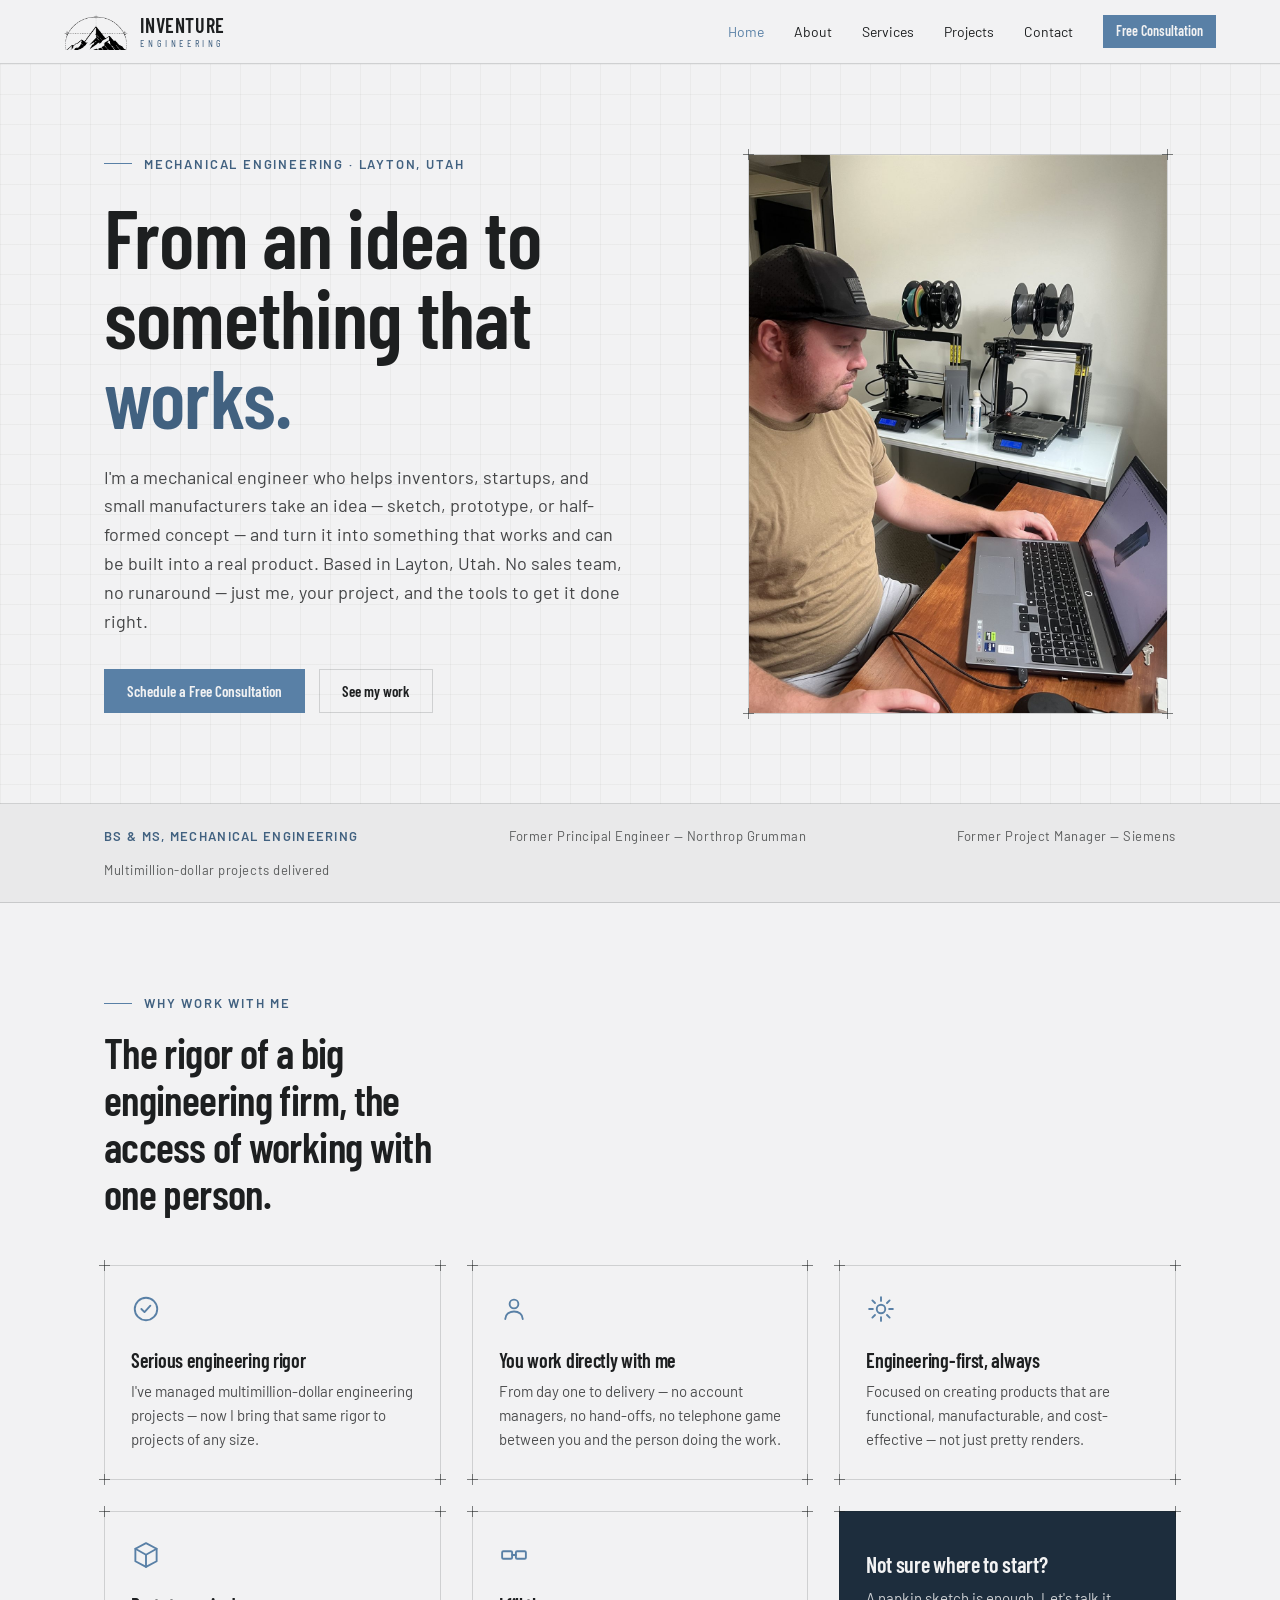
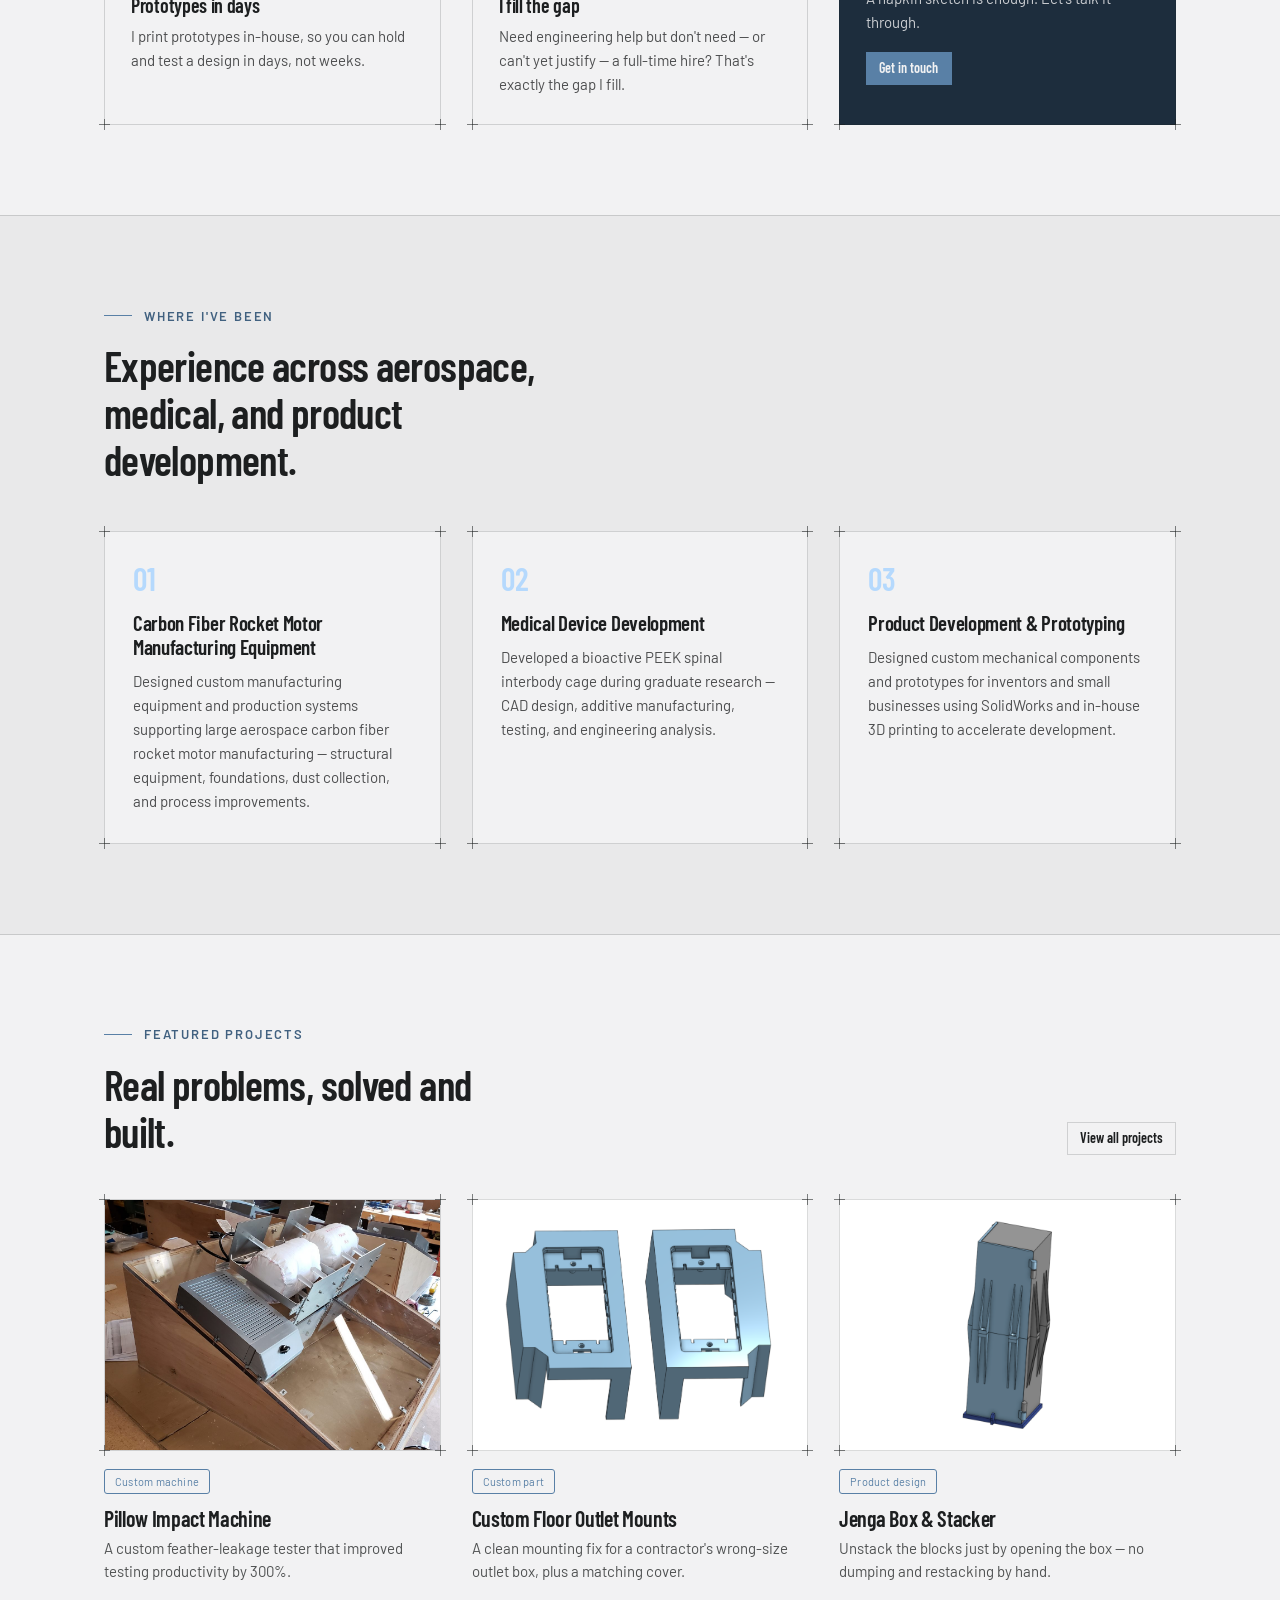
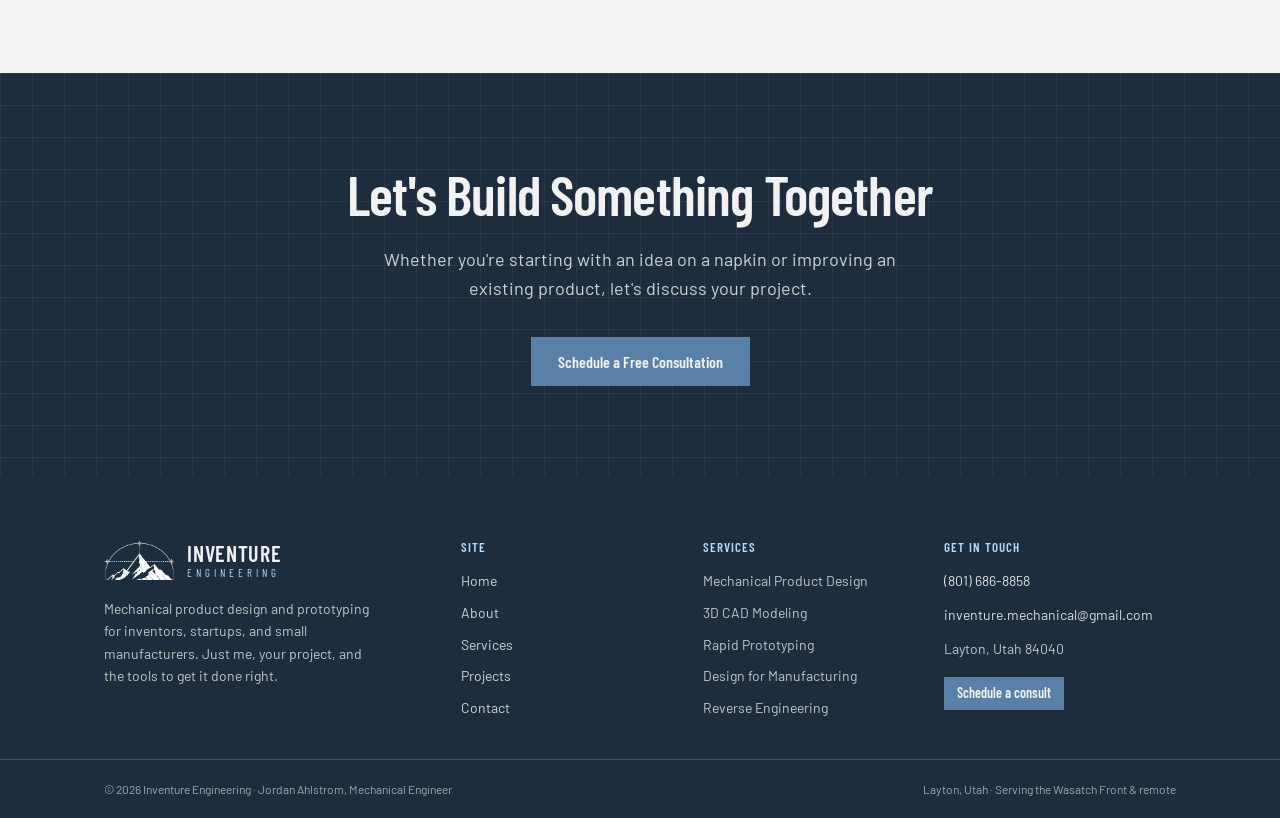
<file: index.html>
<!DOCTYPE html>
<html lang="en">
<head>
<meta charset="utf-8">
<meta name="viewport" content="width=device-width, initial-scale=1">
<title>Inventure Engineering — Mechanical Product Design &amp; Prototyping</title>
<meta name="description" content="Mechanical product design and prototyping for inventors, startups, and small manufacturers. Based in Layton, Utah.">
<link rel="stylesheet" href="css/style.css">
</head>
<body>

<nav class="nav" style="position:sticky;top:0;z-index:50;background:color-mix(in srgb, var(--color-bg) 90%, transparent);backdrop-filter:blur(10px);-webkit-backdrop-filter:blur(10px);border-bottom:1px solid var(--color-divider);padding-inline:clamp(20px,5vw,72px);gap:clamp(14px,2.4vw,30px);flex-wrap:wrap;min-height:64px">
  <a href="index.html" style="display:flex;align-items:center;gap:12px;margin-right:auto;text-decoration:none;color:inherit">
    <img src="assets/logo-mark.png" alt="Inventure Engineering logo" style="height:36px;width:auto" />
    <span style="display:flex;flex-direction:column;line-height:1;gap:3px">
      <span style="font-family:var(--font-heading);font-weight:600;font-size:20px;letter-spacing:0.03em">INVENTURE</span>
      <span style="font-family:var(--font-heading);font-weight:400;font-size:10px;letter-spacing:0.36em;color:var(--color-accent-700)">ENGINEERING</span>
    </span>
  </a>
  <a href="index.html" aria-current="page">Home</a>
  <a href="about.html">About</a>
  <a href="services.html">Services</a>
  <a href="projects.html">Projects</a>
  <a href="contact.html">Contact</a>
  <a href="contact.html#consult" class="btn btn-primary" style="color:var(--color-bg);text-decoration:none;white-space:nowrap">Free Consultation</a>
</nav>

<!-- HERO -->
<section style="background-image:linear-gradient(color-mix(in srgb, var(--color-text) 4%, transparent) 1px, transparent 1px),linear-gradient(90deg, color-mix(in srgb, var(--color-text) 4%, transparent) 1px, transparent 1px);background-size:30px 30px;border-bottom:1px solid var(--color-divider)">
  <div style="max-width:1200px;margin:0 auto;padding:clamp(48px,7vw,96px) clamp(20px,5vw,72px);display:grid;grid-template-columns:1.15fr 0.85fr;gap:clamp(32px,5vw,72px);align-items:center">
    <div>
      <div style="display:flex;align-items:center;gap:12px;margin-bottom:22px">
        <span style="width:28px;height:1px;background:var(--color-accent)"></span>
        <span style="font-size:13px;font-weight:600;letter-spacing:0.14em;text-transform:uppercase;color:var(--color-accent-700)">Mechanical Engineering &middot; Layton, Utah</span>
      </div>
      <h1 style="font-size:clamp(44px,6.4vw,82px);line-height:0.98;letter-spacing:-0.01em;margin:0;text-wrap:balance">From an idea to<br />something that <span style="color:var(--color-accent-700)">works.</span></h1>
      <p style="font-size:18px;line-height:1.6;max-width:52ch;margin:26px 0 0;color:color-mix(in srgb, var(--color-text) 82%, transparent)">I'm a mechanical engineer who helps inventors, startups, and small manufacturers take an idea &mdash; sketch, prototype, or half-formed concept &mdash; and turn it into something that works and can be built into a real product. Based in Layton, Utah. No sales team, no runaround &mdash; just me, your project, and the tools to get it done right.</p>
      <div style="display:flex;gap:14px;flex-wrap:wrap;margin-top:34px">
        <a href="contact.html#consult" class="btn btn-primary" style="color:var(--color-bg);text-decoration:none;padding:12px 22px;font-size:15px">Schedule a Free Consultation</a>
        <a href="projects.html" class="btn btn-secondary" style="text-decoration:none;padding:12px 22px;font-size:15px">See my work</a>
      </div>
    </div>
    <figure class="blueprint" style="margin:0;aspect-ratio:3/4;max-height:560px">
      <i class="corner tl"></i><i class="corner tr"></i><i class="corner bl"></i><i class="corner br"></i>
      <img src="assets/jordan-workstation.jpg" alt="Jordan Ahlstrom working at his CAD workstation" style="width:100%;height:100%;object-fit:cover" />
    </figure>
  </div>
</section>

<!-- CREDENTIAL STRIP -->
<section style="border-bottom:1px solid var(--color-divider);background:var(--color-surface)">
  <div style="max-width:1200px;margin:0 auto;padding:22px clamp(20px,5vw,72px);display:flex;flex-wrap:wrap;gap:14px 40px;align-items:center;justify-content:space-between">
    <span style="font-size:13px;font-weight:600;letter-spacing:0.1em;text-transform:uppercase;color:var(--color-accent-700)">BS &amp; MS, Mechanical Engineering</span>
    <span style="font-size:13px;letter-spacing:0.04em;color:color-mix(in srgb, var(--color-text) 70%, transparent)">Former Principal Engineer &mdash; Northrop Grumman</span>
    <span style="font-size:13px;letter-spacing:0.04em;color:color-mix(in srgb, var(--color-text) 70%, transparent)">Former Project Manager &mdash; Siemens</span>
    <span style="font-size:13px;letter-spacing:0.04em;color:color-mix(in srgb, var(--color-text) 70%, transparent)">Multimillion-dollar projects delivered</span>
  </div>
</section>

<!-- WHAT MAKES ME DIFFERENT -->
<section style="max-width:1200px;margin:0 auto;padding:clamp(56px,7vw,96px) clamp(20px,5vw,72px)">
  <div style="display:flex;align-items:center;gap:12px;margin-bottom:16px">
    <span style="width:28px;height:1px;background:var(--color-accent)"></span>
    <span style="font-size:13px;font-weight:600;letter-spacing:0.14em;text-transform:uppercase;color:var(--color-accent-700)">Why work with me</span>
  </div>
  <h2 style="font-size:clamp(30px,3.6vw,42px);margin:0 0 8px;max-width:20ch">The rigor of a big engineering firm, the access of working with one person.</h2>
  <div style="display:grid;grid-template-columns:repeat(3,1fr);gap:clamp(20px,2.4vw,32px);margin-top:48px">

    <div class="blueprint" style="padding:28px 26px">
      <i class="corner tl"></i><i class="corner tr"></i><i class="corner bl"></i><i class="corner br"></i>
      <svg width="30" height="30" viewBox="0 0 24 24" fill="none" stroke="var(--color-accent)" stroke-width="1.5" stroke-linecap="round" stroke-linejoin="round"><circle cx="12" cy="12" r="9"></circle><path d="m8.3 12 2.5 2.5 4.7-5.2"></path></svg>
      <h3 style="font-size:20px;margin:18px 0 8px">Serious engineering rigor</h3>
      <p style="font-size:15px;line-height:1.6;margin:0;color:color-mix(in srgb, var(--color-text) 78%, transparent)">I've managed multimillion-dollar engineering projects &mdash; now I bring that same rigor to projects of any size.</p>
    </div>

    <div class="blueprint" style="padding:28px 26px">
      <i class="corner tl"></i><i class="corner tr"></i><i class="corner bl"></i><i class="corner br"></i>
      <svg width="30" height="30" viewBox="0 0 24 24" fill="none" stroke="var(--color-accent)" stroke-width="1.5" stroke-linecap="round" stroke-linejoin="round"><circle cx="12" cy="8" r="3.5"></circle><path d="M5 20c0-3.6 3.1-6 7-6s7 2.4 7 6"></path></svg>
      <h3 style="font-size:20px;margin:18px 0 8px">You work directly with me</h3>
      <p style="font-size:15px;line-height:1.6;margin:0;color:color-mix(in srgb, var(--color-text) 78%, transparent)">From day one to delivery &mdash; no account managers, no hand-offs, no telephone game between you and the person doing the work.</p>
    </div>

    <div class="blueprint" style="padding:28px 26px">
      <i class="corner tl"></i><i class="corner tr"></i><i class="corner bl"></i><i class="corner br"></i>
      <svg width="30" height="30" viewBox="0 0 24 24" fill="none" stroke="var(--color-accent)" stroke-width="1.5" stroke-linecap="round" stroke-linejoin="round"><circle cx="12" cy="12" r="3.4"></circle><path d="M12 2.5v3M12 18.5v3M2.5 12h3M18.5 12h3M5.1 5.1 7.2 7.2M16.8 16.8l2.1 2.1M18.9 5.1 16.8 7.2M7.2 16.8l-2.1 2.1"></path></svg>
      <h3 style="font-size:20px;margin:18px 0 8px">Engineering-first, always</h3>
      <p style="font-size:15px;line-height:1.6;margin:0;color:color-mix(in srgb, var(--color-text) 78%, transparent)">Focused on creating products that are functional, manufacturable, and cost-effective &mdash; not just pretty renders.</p>
    </div>

    <div class="blueprint" style="padding:28px 26px">
      <i class="corner tl"></i><i class="corner tr"></i><i class="corner bl"></i><i class="corner br"></i>
      <svg width="30" height="30" viewBox="0 0 24 24" fill="none" stroke="var(--color-accent)" stroke-width="1.5" stroke-linecap="round" stroke-linejoin="round"><path d="M12 2.5 20.5 7v10L12 21.5 3.5 17V7z"></path><path d="M12 11.8 20.5 7M12 11.8v9.7M12 11.8 3.5 7"></path></svg>
      <h3 style="font-size:20px;margin:18px 0 8px">Prototypes in days</h3>
      <p style="font-size:15px;line-height:1.6;margin:0;color:color-mix(in srgb, var(--color-text) 78%, transparent)">I print prototypes in-house, so you can hold and test a design in days, not weeks.</p>
    </div>

    <div class="blueprint" style="padding:28px 26px">
      <i class="corner tl"></i><i class="corner tr"></i><i class="corner bl"></i><i class="corner br"></i>
      <svg width="30" height="30" viewBox="0 0 24 24" fill="none" stroke="var(--color-accent)" stroke-width="1.5" stroke-linecap="round" stroke-linejoin="round"><rect x="2.5" y="9" width="8" height="6" rx="1"></rect><rect x="13.5" y="9" width="8" height="6" rx="1"></rect><path d="M10.5 12h3"></path></svg>
      <h3 style="font-size:20px;margin:18px 0 8px">I fill the gap</h3>
      <p style="font-size:15px;line-height:1.6;margin:0;color:color-mix(in srgb, var(--color-text) 78%, transparent)">Need engineering help but don't need &mdash; or can't yet justify &mdash; a full-time hire? That's exactly the gap I fill.</p>
    </div>

    <div class="blueprint" style="padding:28px 26px;background:var(--color-accent-900);display:flex;flex-direction:column;justify-content:center">
      <i class="corner tl"></i><i class="corner tr"></i><i class="corner bl"></i><i class="corner br"></i>
      <h3 style="font-size:22px;margin:0 0 10px;color:var(--color-bg)">Not sure where to start?</h3>
      <p style="font-size:15px;line-height:1.6;margin:0 0 18px;color:color-mix(in srgb, var(--color-bg) 82%, transparent)">A napkin sketch is enough. Let's talk it through.</p>
      <a href="contact.html#consult" class="btn btn-primary" style="color:var(--color-bg);text-decoration:none;align-self:flex-start;white-space:nowrap">Get in touch</a>
    </div>

  </div>
</section>

<!-- EXPERIENCE -->
<section style="background:var(--color-surface);border-top:1px solid var(--color-divider);border-bottom:1px solid var(--color-divider)">
  <div style="max-width:1200px;margin:0 auto;padding:clamp(56px,7vw,96px) clamp(20px,5vw,72px)">
    <div style="display:flex;align-items:center;gap:12px;margin-bottom:16px">
      <span style="width:28px;height:1px;background:var(--color-accent)"></span>
      <span style="font-size:13px;font-weight:600;letter-spacing:0.14em;text-transform:uppercase;color:var(--color-accent-700)">Where I've been</span>
    </div>
    <h2 style="font-size:clamp(30px,3.6vw,42px);margin:0 0 8px;max-width:24ch">Experience across aerospace, medical, and product development.</h2>
    <div style="display:grid;grid-template-columns:repeat(3,1fr);gap:clamp(20px,2.4vw,32px);margin-top:48px">
      <div class="blueprint" style="padding:30px 28px;background:var(--color-bg)">
        <i class="corner tl"></i><i class="corner tr"></i><i class="corner bl"></i><i class="corner br"></i>
        <span style="font-family:var(--font-heading);font-weight:600;font-size:32px;color:var(--color-accent-300);line-height:1">01</span>
        <h3 style="font-size:21px;margin:14px 0 10px;line-height:1.15">Carbon Fiber Rocket Motor Manufacturing Equipment</h3>
        <p style="font-size:15px;line-height:1.6;margin:0;color:color-mix(in srgb, var(--color-text) 78%, transparent)">Designed custom manufacturing equipment and production systems supporting large aerospace carbon fiber rocket motor manufacturing &mdash; structural equipment, foundations, dust collection, and process improvements.</p>
      </div>
      <div class="blueprint" style="padding:30px 28px;background:var(--color-bg)">
        <i class="corner tl"></i><i class="corner tr"></i><i class="corner bl"></i><i class="corner br"></i>
        <span style="font-family:var(--font-heading);font-weight:600;font-size:32px;color:var(--color-accent-300);line-height:1">02</span>
        <h3 style="font-size:21px;margin:14px 0 10px;line-height:1.15">Medical Device Development</h3>
        <p style="font-size:15px;line-height:1.6;margin:0;color:color-mix(in srgb, var(--color-text) 78%, transparent)">Developed a bioactive PEEK spinal interbody cage during graduate research &mdash; CAD design, additive manufacturing, testing, and engineering analysis.</p>
      </div>
      <div class="blueprint" style="padding:30px 28px;background:var(--color-bg)">
        <i class="corner tl"></i><i class="corner tr"></i><i class="corner bl"></i><i class="corner br"></i>
        <span style="font-family:var(--font-heading);font-weight:600;font-size:32px;color:var(--color-accent-300);line-height:1">03</span>
        <h3 style="font-size:21px;margin:14px 0 10px;line-height:1.15">Product Development &amp; Prototyping</h3>
        <p style="font-size:15px;line-height:1.6;margin:0;color:color-mix(in srgb, var(--color-text) 78%, transparent)">Designed custom mechanical components and prototypes for inventors and small businesses using SolidWorks and in-house 3D printing to accelerate development.</p>
      </div>
    </div>
  </div>
</section>

<!-- FEATURED PROJECTS -->
<section style="max-width:1200px;margin:0 auto;padding:clamp(56px,7vw,96px) clamp(20px,5vw,72px)">
  <div style="display:flex;justify-content:space-between;align-items:flex-end;flex-wrap:wrap;gap:20px;margin-bottom:44px">
    <div>
      <div style="display:flex;align-items:center;gap:12px;margin-bottom:16px">
        <span style="width:28px;height:1px;background:var(--color-accent)"></span>
        <span style="font-size:13px;font-weight:600;letter-spacing:0.14em;text-transform:uppercase;color:var(--color-accent-700)">Featured projects</span>
      </div>
      <h2 style="font-size:clamp(30px,3.6vw,42px);margin:0;max-width:20ch">Real problems, solved and built.</h2>
    </div>
    <a href="projects.html" class="btn btn-secondary" style="text-decoration:none">View all projects</a>
  </div>
  <div style="display:grid;grid-template-columns:repeat(3,1fr);gap:clamp(20px,2.4vw,32px)">

    <a href="projects.html#impact-machine" style="text-decoration:none;color:inherit;display:flex;flex-direction:column;gap:18px">
      <figure class="blueprint" style="margin:0;aspect-ratio:4/3">
        <i class="corner tl"></i><i class="corner tr"></i><i class="corner bl"></i><i class="corner br"></i>
        <img src="assets/impact-machine.jpg" alt="Pillow Impact Machine" style="width:100%;height:100%;object-fit:cover" />
      </figure>
      <div>
        <span class="tag tag-outline" style="white-space:nowrap">Custom machine</span>
        <h3 style="font-size:22px;margin:12px 0 6px">Pillow Impact Machine</h3>
        <p style="font-size:15px;line-height:1.55;margin:0;color:color-mix(in srgb, var(--color-text) 76%, transparent)">A custom feather-leakage tester that improved testing productivity by 300%.</p>
      </div>
    </a>

    <a href="projects.html#outlet-mounts" style="text-decoration:none;color:inherit;display:flex;flex-direction:column;gap:18px">
      <figure class="blueprint" style="margin:0;aspect-ratio:4/3;background:#fff">
        <i class="corner tl"></i><i class="corner tr"></i><i class="corner bl"></i><i class="corner br"></i>
        <img src="assets/outlet-mounts.png" alt="Custom Floor Outlet Mounts" style="width:100%;height:100%;object-fit:contain;padding:18px" />
      </figure>
      <div>
        <span class="tag tag-outline" style="white-space:nowrap">Custom part</span>
        <h3 style="font-size:22px;margin:12px 0 6px">Custom Floor Outlet Mounts</h3>
        <p style="font-size:15px;line-height:1.55;margin:0;color:color-mix(in srgb, var(--color-text) 76%, transparent)">A clean mounting fix for a contractor's wrong-size outlet box, plus a matching cover.</p>
      </div>
    </a>

    <a href="projects.html#jenga-box" style="text-decoration:none;color:inherit;display:flex;flex-direction:column;gap:18px">
      <figure class="blueprint" style="margin:0;aspect-ratio:4/3;background:#fff">
        <i class="corner tl"></i><i class="corner tr"></i><i class="corner bl"></i><i class="corner br"></i>
        <img src="assets/jenga-box.png" alt="Jenga Box and Stacker" style="width:100%;height:100%;object-fit:contain;padding:18px" />
      </figure>
      <div>
        <span class="tag tag-outline" style="white-space:nowrap">Product design</span>
        <h3 style="font-size:22px;margin:12px 0 6px">Jenga Box &amp; Stacker</h3>
        <p style="font-size:15px;line-height:1.55;margin:0;color:color-mix(in srgb, var(--color-text) 76%, transparent)">Unstack the blocks just by opening the box &mdash; no dumping and restacking by hand.</p>
      </div>
    </a>

  </div>
</section>

<!-- CTA BAND -->
<section id="consult" style="background:var(--color-accent-900);color:var(--color-bg);background-image:linear-gradient(color-mix(in srgb, var(--color-bg) 6%, transparent) 1px, transparent 1px),linear-gradient(90deg, color-mix(in srgb, var(--color-bg) 6%, transparent) 1px, transparent 1px);background-size:32px 32px">
  <div style="max-width:1000px;margin:0 auto;padding:clamp(56px,7vw,104px) clamp(20px,5vw,72px);text-align:center">
    <h2 style="font-size:clamp(34px,4.6vw,56px);margin:0;color:var(--color-bg)">Let's Build Something Together</h2>
    <p style="font-size:18px;line-height:1.6;max-width:56ch;margin:20px auto 0;color:color-mix(in srgb, var(--color-bg) 84%, transparent)">Whether you're starting with an idea on a napkin or improving an existing product, let's discuss your project.</p>
    <a href="contact.html#consult" class="btn btn-primary" style="color:var(--color-bg);text-decoration:none;margin-top:34px;padding:14px 26px;font-size:16px">Schedule a Free Consultation</a>
  </div>
</section>

<footer style="background:var(--color-accent-900);color:var(--color-bg);margin-top:0">
  <div style="max-width:1200px;margin:0 auto;padding:64px clamp(20px,5vw,72px) 40px;display:grid;grid-template-columns:1.6fr 1fr 1fr 1.2fr;gap:48px">
    <div>
      <div style="display:flex;align-items:center;gap:12px;margin-bottom:18px">
        <img src="assets/logo-mark.png" alt="Inventure Engineering logo" style="height:40px;width:auto;filter:invert(1) brightness(1.6)" />
        <span style="display:flex;flex-direction:column;line-height:1;gap:3px">
          <span style="font-family:var(--font-heading);font-weight:600;font-size:22px;letter-spacing:0.03em">INVENTURE</span>
          <span style="font-family:var(--font-heading);font-weight:400;font-size:11px;letter-spacing:0.36em;color:var(--color-accent-300)">ENGINEERING</span>
        </span>
      </div>
      <p style="font-size:14px;line-height:1.6;max-width:34ch;color:color-mix(in srgb, var(--color-bg) 78%, transparent);margin:0">Mechanical product design and prototyping for inventors, startups, and small manufacturers. Just me, your project, and the tools to get it done right.</p>
    </div>
    <div>
      <h6 style="color:var(--color-accent-300);margin:0 0 16px">Site</h6>
      <div style="display:flex;flex-direction:column;gap:10px">
        <a href="index.html" style="color:color-mix(in srgb, var(--color-bg) 85%, transparent);text-decoration:none;font-size:14px">Home</a>
        <a href="about.html" style="color:color-mix(in srgb, var(--color-bg) 85%, transparent);text-decoration:none;font-size:14px">About</a>
        <a href="services.html" style="color:color-mix(in srgb, var(--color-bg) 85%, transparent);text-decoration:none;font-size:14px">Services</a>
        <a href="projects.html" style="color:color-mix(in srgb, var(--color-bg) 85%, transparent);text-decoration:none;font-size:14px">Projects</a>
        <a href="contact.html" style="color:color-mix(in srgb, var(--color-bg) 85%, transparent);text-decoration:none;font-size:14px">Contact</a>
      </div>
    </div>
    <div>
      <h6 style="color:var(--color-accent-300);margin:0 0 16px">Services</h6>
      <div style="display:flex;flex-direction:column;gap:10px;font-size:14px;color:color-mix(in srgb, var(--color-bg) 78%, transparent)">
        <span>Mechanical Product Design</span>
        <span>3D CAD Modeling</span>
        <span>Rapid Prototyping</span>
        <span>Design for Manufacturing</span>
        <span>Reverse Engineering</span>
      </div>
    </div>
    <div>
      <h6 style="color:var(--color-accent-300);margin:0 0 16px">Get in touch</h6>
      <div style="display:flex;flex-direction:column;gap:12px;font-size:14px">
        <a href="tel:+18016868858" style="color:color-mix(in srgb, var(--color-bg) 90%, transparent);text-decoration:none">(801) 686-8858</a>
        <a href="mailto:inventure.mechanical@gmail.com" style="color:color-mix(in srgb, var(--color-bg) 90%, transparent);text-decoration:none;word-break:break-all">inventure.mechanical@gmail.com</a>
        <span style="color:color-mix(in srgb, var(--color-bg) 78%, transparent)">Layton, Utah 84040</span>
        <a href="contact.html#consult" class="btn btn-primary" style="color:var(--color-bg);text-decoration:none;margin-top:6px;align-self:flex-start;white-space:nowrap">Schedule a consult</a>
      </div>
    </div>
  </div>
  <div style="border-top:1px solid color-mix(in srgb, var(--color-bg) 18%, transparent)">
    <div style="max-width:1200px;margin:0 auto;padding:20px clamp(20px,5vw,72px);display:flex;justify-content:space-between;gap:16px;flex-wrap:wrap;font-size:12px;color:color-mix(in srgb, var(--color-bg) 62%, transparent)">
      <span>&copy; 2026 Inventure Engineering &middot; Jordan Ahlstrom, Mechanical Engineer</span>
      <span>Layton, Utah &middot; Serving the Wasatch Front &amp; remote</span>
    </div>
  </div>
</footer>

</body>
</html>
</file>
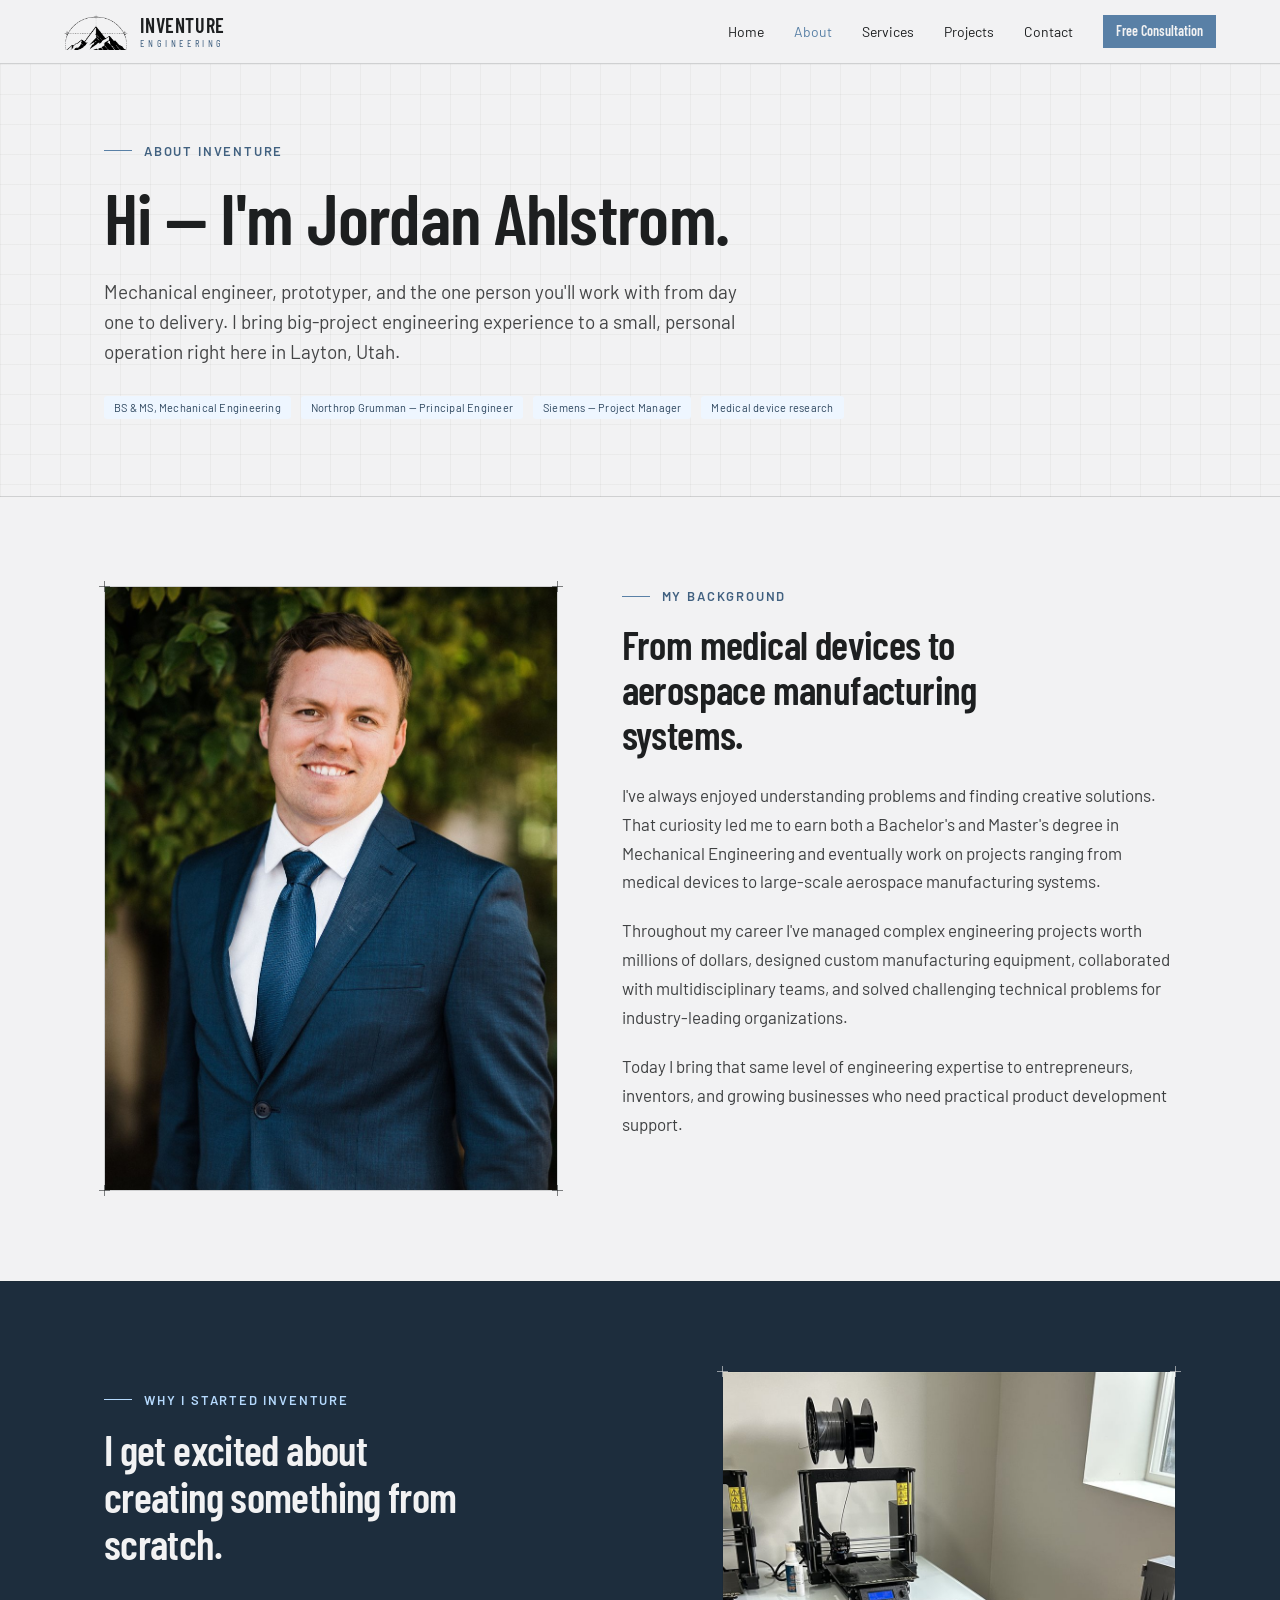
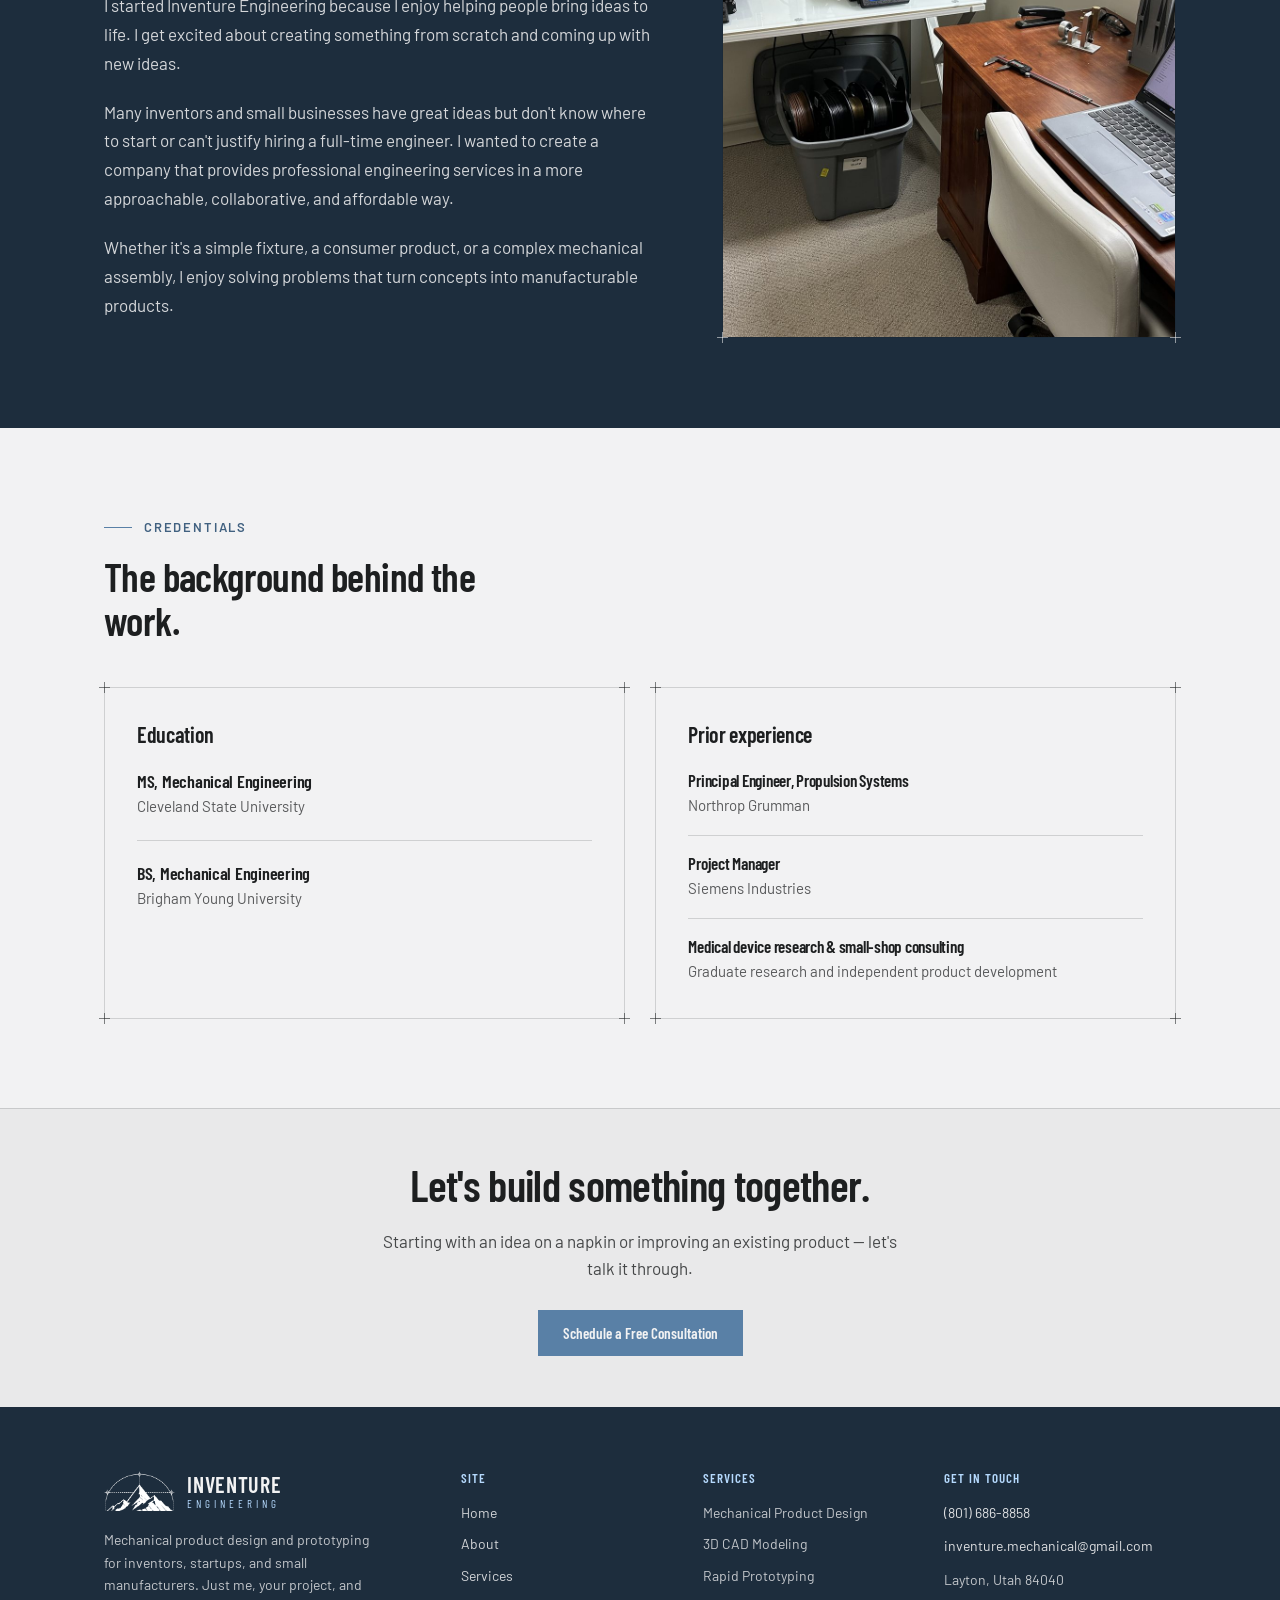
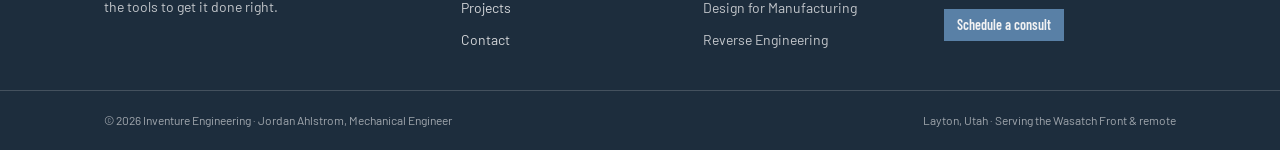
<file: about.html>
<!DOCTYPE html>
<html lang="en">
<head>
<meta charset="utf-8">
<meta name="viewport" content="width=device-width, initial-scale=1">
<title>About — Inventure Engineering</title>
<meta name="description" content="Meet Jordan Ahlstrom, mechanical engineer behind Inventure Engineering — from aerospace and medical devices to helping inventors build real products.">
<link rel="stylesheet" href="css/style.css">
</head>
<body>

<nav class="nav" style="position:sticky;top:0;z-index:50;background:color-mix(in srgb, var(--color-bg) 90%, transparent);backdrop-filter:blur(10px);-webkit-backdrop-filter:blur(10px);border-bottom:1px solid var(--color-divider);padding-inline:clamp(20px,5vw,72px);gap:clamp(14px,2.4vw,30px);flex-wrap:wrap;min-height:64px">
  <a href="index.html" style="display:flex;align-items:center;gap:12px;margin-right:auto;text-decoration:none;color:inherit">
    <img src="assets/logo-mark.png" alt="Inventure Engineering logo" style="height:36px;width:auto" />
    <span style="display:flex;flex-direction:column;line-height:1;gap:3px">
      <span style="font-family:var(--font-heading);font-weight:600;font-size:20px;letter-spacing:0.03em">INVENTURE</span>
      <span style="font-family:var(--font-heading);font-weight:400;font-size:10px;letter-spacing:0.36em;color:var(--color-accent-700)">ENGINEERING</span>
    </span>
  </a>
  <a href="index.html">Home</a>
  <a href="about.html" aria-current="page">About</a>
  <a href="services.html">Services</a>
  <a href="projects.html">Projects</a>
  <a href="contact.html">Contact</a>
  <a href="contact.html#consult" class="btn btn-primary" style="color:var(--color-bg);text-decoration:none;white-space:nowrap">Free Consultation</a>
</nav>

<!-- HEADER -->
<section style="background:linear-gradient(color-mix(in srgb, var(--color-text) 4%, transparent) 1px, transparent 1px) 0 0/30px 30px, linear-gradient(90deg, color-mix(in srgb, var(--color-text) 4%, transparent) 1px, transparent 1px) 0 0/30px 30px;border-bottom:1px solid var(--color-divider)">
  <div style="max-width:1200px;margin:0 auto;padding:clamp(48px,6vw,88px) clamp(20px,5vw,72px)">
    <div style="display:flex;align-items:center;gap:12px;margin-bottom:20px">
      <span style="width:28px;height:1px;background:var(--color-accent)"></span>
      <span style="font-size:13px;font-weight:600;letter-spacing:0.14em;text-transform:uppercase;color:var(--color-accent-700)">About Inventure</span>
    </div>
    <h1 style="font-size:clamp(40px,5.6vw,74px);line-height:1;letter-spacing:-0.01em;margin:0">Hi — I'm Jordan Ahlstrom.</h1>
    <p style="font-size:19px;line-height:1.6;max-width:60ch;margin:24px 0 0;color:color-mix(in srgb, var(--color-text) 82%, transparent)">Mechanical engineer, prototyper, and the one person you'll work with from day one to delivery. I bring big-project engineering experience to a small, personal operation right here in Layton, Utah.</p>
    <div style="display:flex;flex-wrap:wrap;gap:10px;margin-top:28px">
      <span class="tag tag-accent" style="white-space:nowrap">BS &amp; MS, Mechanical Engineering</span>
      <span class="tag tag-accent" style="white-space:nowrap">Northrop Grumman — Principal Engineer</span>
      <span class="tag tag-accent" style="white-space:nowrap">Siemens — Project Manager</span>
      <span class="tag tag-accent" style="white-space:nowrap">Medical device research</span>
    </div>
  </div>
</section>

<!-- MY BACKGROUND -->
<section style="max-width:1200px;margin:0 auto;padding:clamp(56px,7vw,96px) clamp(20px,5vw,72px)">
  <div style="display:grid;grid-template-columns:0.9fr 1.1fr;gap:clamp(32px,5vw,72px);align-items:start">
    <figure class="blueprint" style="margin:0;aspect-ratio:3/4;position:sticky;top:96px">
      <i class="corner tl"></i><i class="corner tr"></i><i class="corner bl"></i><i class="corner br"></i>
      <img src="assets/jordan-headshot.jpg" alt="Jordan Ahlstrom, professional headshot" style="width:100%;height:100%;object-fit:cover">
    </figure>
    <div>
      <div style="display:flex;align-items:center;gap:12px;margin-bottom:16px">
        <span style="width:28px;height:1px;background:var(--color-accent)"></span>
        <span style="font-size:13px;font-weight:600;letter-spacing:0.14em;text-transform:uppercase;color:var(--color-accent-700)">My background</span>
      </div>
      <h2 style="font-size:clamp(28px,3.4vw,40px);margin:0 0 24px;max-width:22ch">From medical devices to aerospace manufacturing systems.</h2>
      <p style="font-size:17px;line-height:1.7;margin:0 0 20px;color:color-mix(in srgb, var(--color-text) 84%, transparent)">I've always enjoyed understanding problems and finding creative solutions. That curiosity led me to earn both a Bachelor's and Master's degree in Mechanical Engineering and eventually work on projects ranging from medical devices to large-scale aerospace manufacturing systems.</p>
      <p style="font-size:17px;line-height:1.7;margin:0 0 20px;color:color-mix(in srgb, var(--color-text) 84%, transparent)">Throughout my career I've managed complex engineering projects worth millions of dollars, designed custom manufacturing equipment, collaborated with multidisciplinary teams, and solved challenging technical problems for industry-leading organizations.</p>
      <p style="font-size:17px;line-height:1.7;margin:0;color:color-mix(in srgb, var(--color-text) 84%, transparent)">Today I bring that same level of engineering expertise to entrepreneurs, inventors, and growing businesses who need practical product development support.</p>
    </div>
  </div>
</section>

<!-- WHY I STARTED -->
<section style="background:var(--color-accent-900);color:var(--color-bg);border-top:1px solid var(--color-divider)">
  <div style="max-width:1200px;margin:0 auto;padding:clamp(56px,7vw,96px) clamp(20px,5vw,72px);display:grid;grid-template-columns:1.1fr 0.9fr;gap:clamp(32px,5vw,72px);align-items:center">
    <div>
      <div style="display:flex;align-items:center;gap:12px;margin-bottom:16px">
        <span style="width:28px;height:1px;background:var(--color-accent-300)"></span>
        <span style="font-size:13px;font-weight:600;letter-spacing:0.14em;text-transform:uppercase;color:var(--color-accent-300)">Why I started Inventure</span>
      </div>
      <h2 style="font-size:clamp(28px,3.4vw,42px);margin:0 0 24px;color:var(--color-bg);max-width:20ch">I get excited about creating something from scratch.</h2>
      <p style="font-size:17px;line-height:1.7;margin:0 0 20px;color:color-mix(in srgb, var(--color-bg) 86%, transparent)">I started Inventure Engineering because I enjoy helping people bring ideas to life. I get excited about creating something from scratch and coming up with new ideas.</p>
      <p style="font-size:17px;line-height:1.7;margin:0 0 20px;color:color-mix(in srgb, var(--color-bg) 86%, transparent)">Many inventors and small businesses have great ideas but don't know where to start or can't justify hiring a full-time engineer. I wanted to create a company that provides professional engineering services in a more approachable, collaborative, and affordable way.</p>
      <p style="font-size:17px;line-height:1.7;margin:0;color:color-mix(in srgb, var(--color-bg) 86%, transparent)">Whether it's a simple fixture, a consumer product, or a complex mechanical assembly, I enjoy solving problems that turn concepts into manufacturable products.</p>
    </div>
    <figure class="blueprint" style="margin:0;aspect-ratio:4/5">
      <i class="corner tl" style="color:color-mix(in srgb, var(--color-bg) 55%, transparent)"></i><i class="corner tr" style="color:color-mix(in srgb, var(--color-bg) 55%, transparent)"></i><i class="corner bl" style="color:color-mix(in srgb, var(--color-bg) 55%, transparent)"></i><i class="corner br" style="color:color-mix(in srgb, var(--color-bg) 55%, transparent)"></i>
      <img src="assets/workstation-office.jpg" alt="Jordan's engineering office — dual Prusa 3D printers and CAD workstation" style="width:100%;height:100%;object-fit:cover">
    </figure>
  </div>
</section>

<!-- CREDENTIALS -->
<section style="max-width:1200px;margin:0 auto;padding:clamp(56px,7vw,96px) clamp(20px,5vw,72px)">
  <div style="display:flex;align-items:center;gap:12px;margin-bottom:16px">
    <span style="width:28px;height:1px;background:var(--color-accent)"></span>
    <span style="font-size:13px;font-weight:600;letter-spacing:0.14em;text-transform:uppercase;color:var(--color-accent-700)">Credentials</span>
  </div>
  <h2 style="font-size:clamp(28px,3.4vw,40px);margin:0 0 44px;max-width:24ch">The background behind the work.</h2>
  <div style="display:grid;grid-template-columns:1fr 1fr;gap:clamp(20px,2.4vw,32px)">
    <div class="blueprint" style="padding:34px 32px">
      <i class="corner tl"></i><i class="corner tr"></i><i class="corner bl"></i><i class="corner br"></i>
      <h3 style="font-size:22px;margin:0 0 24px">Education</h3>
      <div style="display:flex;flex-direction:column;gap:22px">
        <div>
          <h4 style="font-size:18px;margin:0 0 4px">MS, Mechanical Engineering</h4>
          <p style="font-size:15px;margin:0;color:color-mix(in srgb, var(--color-text) 72%, transparent)">Cleveland State University<br></p>
        </div>
        <div style="height:1px;background:var(--color-divider)"></div>
        <div>
          <h4 style="font-size:18px;margin:0 0 4px">BS, Mechanical Engineering</h4>
          <p style="font-size:15px;margin:0;color:color-mix(in srgb, var(--color-text) 72%, transparent)">Brigham Young University</p>
        </div>
      </div>
    </div>
    <div class="blueprint" style="padding:34px 32px">
      <i class="corner tl"></i><i class="corner tr"></i><i class="corner bl"></i><i class="corner br"></i>
      <h3 style="font-size:22px;margin:0 0 24px">Prior experience</h3>
      <div style="display:flex;flex-direction:column;gap:18px">
        <div>
          <h4 style="font-size:17px;margin:0 0 4px">Principal Engineer, Propulsion Systems</h4>
          <p style="font-size:15px;margin:0;color:color-mix(in srgb, var(--color-text) 72%, transparent)">Northrop Grumman</p>
        </div>
        <div style="height:1px;background:var(--color-divider)"></div>
        <div>
          <h4 style="font-size:17px;margin:0 0 4px">Project Manager</h4>
          <p style="font-size:15px;margin:0;color:color-mix(in srgb, var(--color-text) 72%, transparent)">Siemens Industries</p>
        </div>
        <div style="height:1px;background:var(--color-divider)"></div>
        <div>
          <h4 style="font-size:17px;margin:0 0 4px">Medical device research &amp; small-shop consulting</h4>
          <p style="font-size:15px;margin:0;color:color-mix(in srgb, var(--color-text) 72%, transparent)">Graduate research and independent product development</p>
        </div>
      </div>
    </div>
  </div>
</section>

<!-- CTA -->
<section id="consult" style="background:var(--color-surface);border-top:1px solid var(--color-divider)">
  <div style="max-width:1000px;margin:0 auto;padding:clamp(32px,4vw,56px) clamp(20px,5vw,72px);text-align:center">
    <h2 style="font-size:clamp(28px,3.6vw,44px);margin:0">Let's build something together.</h2>
    <p style="font-size:17px;line-height:1.6;max-width:52ch;margin:18px auto 0;color:color-mix(in srgb, var(--color-text) 80%, transparent)">Starting with an idea on a napkin or improving an existing product — let's talk it through.</p>
    <a href="contact.html#consult" class="btn btn-primary" style="color:var(--color-bg);text-decoration:none;margin-top:28px;padding:13px 24px;font-size:15px;white-space:nowrap">Schedule a Free Consultation</a>
  </div>
</section>

<footer style="background:var(--color-accent-900);color:var(--color-bg);margin-top:0">
  <div style="max-width:1200px;margin:0 auto;padding:64px clamp(20px,5vw,72px) 40px;display:grid;grid-template-columns:1.6fr 1fr 1fr 1.2fr;gap:48px">
    <div>
      <div style="display:flex;align-items:center;gap:12px;margin-bottom:18px">
        <img src="assets/logo-mark.png" alt="Inventure Engineering logo" style="height:40px;width:auto;filter:invert(1) brightness(1.6)" />
        <span style="display:flex;flex-direction:column;line-height:1;gap:3px">
          <span style="font-family:var(--font-heading);font-weight:600;font-size:22px;letter-spacing:0.03em">INVENTURE</span>
          <span style="font-family:var(--font-heading);font-weight:400;font-size:11px;letter-spacing:0.36em;color:var(--color-accent-300)">ENGINEERING</span>
        </span>
      </div>
      <p style="font-size:14px;line-height:1.6;max-width:34ch;color:color-mix(in srgb, var(--color-bg) 78%, transparent);margin:0">Mechanical product design and prototyping for inventors, startups, and small manufacturers. Just me, your project, and the tools to get it done right.</p>
    </div>
    <div>
      <h6 style="color:var(--color-accent-300);margin:0 0 16px">Site</h6>
      <div style="display:flex;flex-direction:column;gap:10px">
        <a href="index.html" style="color:color-mix(in srgb, var(--color-bg) 85%, transparent);text-decoration:none;font-size:14px">Home</a>
        <a href="about.html" style="color:color-mix(in srgb, var(--color-bg) 85%, transparent);text-decoration:none;font-size:14px">About</a>
        <a href="services.html" style="color:color-mix(in srgb, var(--color-bg) 85%, transparent);text-decoration:none;font-size:14px">Services</a>
        <a href="projects.html" style="color:color-mix(in srgb, var(--color-bg) 85%, transparent);text-decoration:none;font-size:14px">Projects</a>
        <a href="contact.html" style="color:color-mix(in srgb, var(--color-bg) 85%, transparent);text-decoration:none;font-size:14px">Contact</a>
      </div>
    </div>
    <div>
      <h6 style="color:var(--color-accent-300);margin:0 0 16px">Services</h6>
      <div style="display:flex;flex-direction:column;gap:10px;font-size:14px;color:color-mix(in srgb, var(--color-bg) 78%, transparent)">
        <span>Mechanical Product Design</span>
        <span>3D CAD Modeling</span>
        <span>Rapid Prototyping</span>
        <span>Design for Manufacturing</span>
        <span>Reverse Engineering</span>
      </div>
    </div>
    <div>
      <h6 style="color:var(--color-accent-300);margin:0 0 16px">Get in touch</h6>
      <div style="display:flex;flex-direction:column;gap:12px;font-size:14px">
        <a href="tel:+18016868858" style="color:color-mix(in srgb, var(--color-bg) 90%, transparent);text-decoration:none">(801) 686-8858</a>
        <a href="mailto:inventure.mechanical@gmail.com" style="color:color-mix(in srgb, var(--color-bg) 90%, transparent);text-decoration:none;word-break:break-all">inventure.mechanical@gmail.com</a>
        <span style="color:color-mix(in srgb, var(--color-bg) 78%, transparent)">Layton, Utah 84040</span>
        <a href="contact.html#consult" class="btn btn-primary" style="color:var(--color-bg);text-decoration:none;margin-top:6px;align-self:flex-start;white-space:nowrap">Schedule a consult</a>
      </div>
    </div>
  </div>
  <div style="border-top:1px solid color-mix(in srgb, var(--color-bg) 18%, transparent)">
    <div style="max-width:1200px;margin:0 auto;padding:20px clamp(20px,5vw,72px);display:flex;justify-content:space-between;gap:16px;flex-wrap:wrap;font-size:12px;color:color-mix(in srgb, var(--color-bg) 62%, transparent)">
      <span>&copy; 2026 Inventure Engineering &middot; Jordan Ahlstrom, Mechanical Engineer</span>
      <span>Layton, Utah &middot; Serving the Wasatch Front &amp; remote</span>
    </div>
  </div>
</footer>

</body>
</html>
</file>
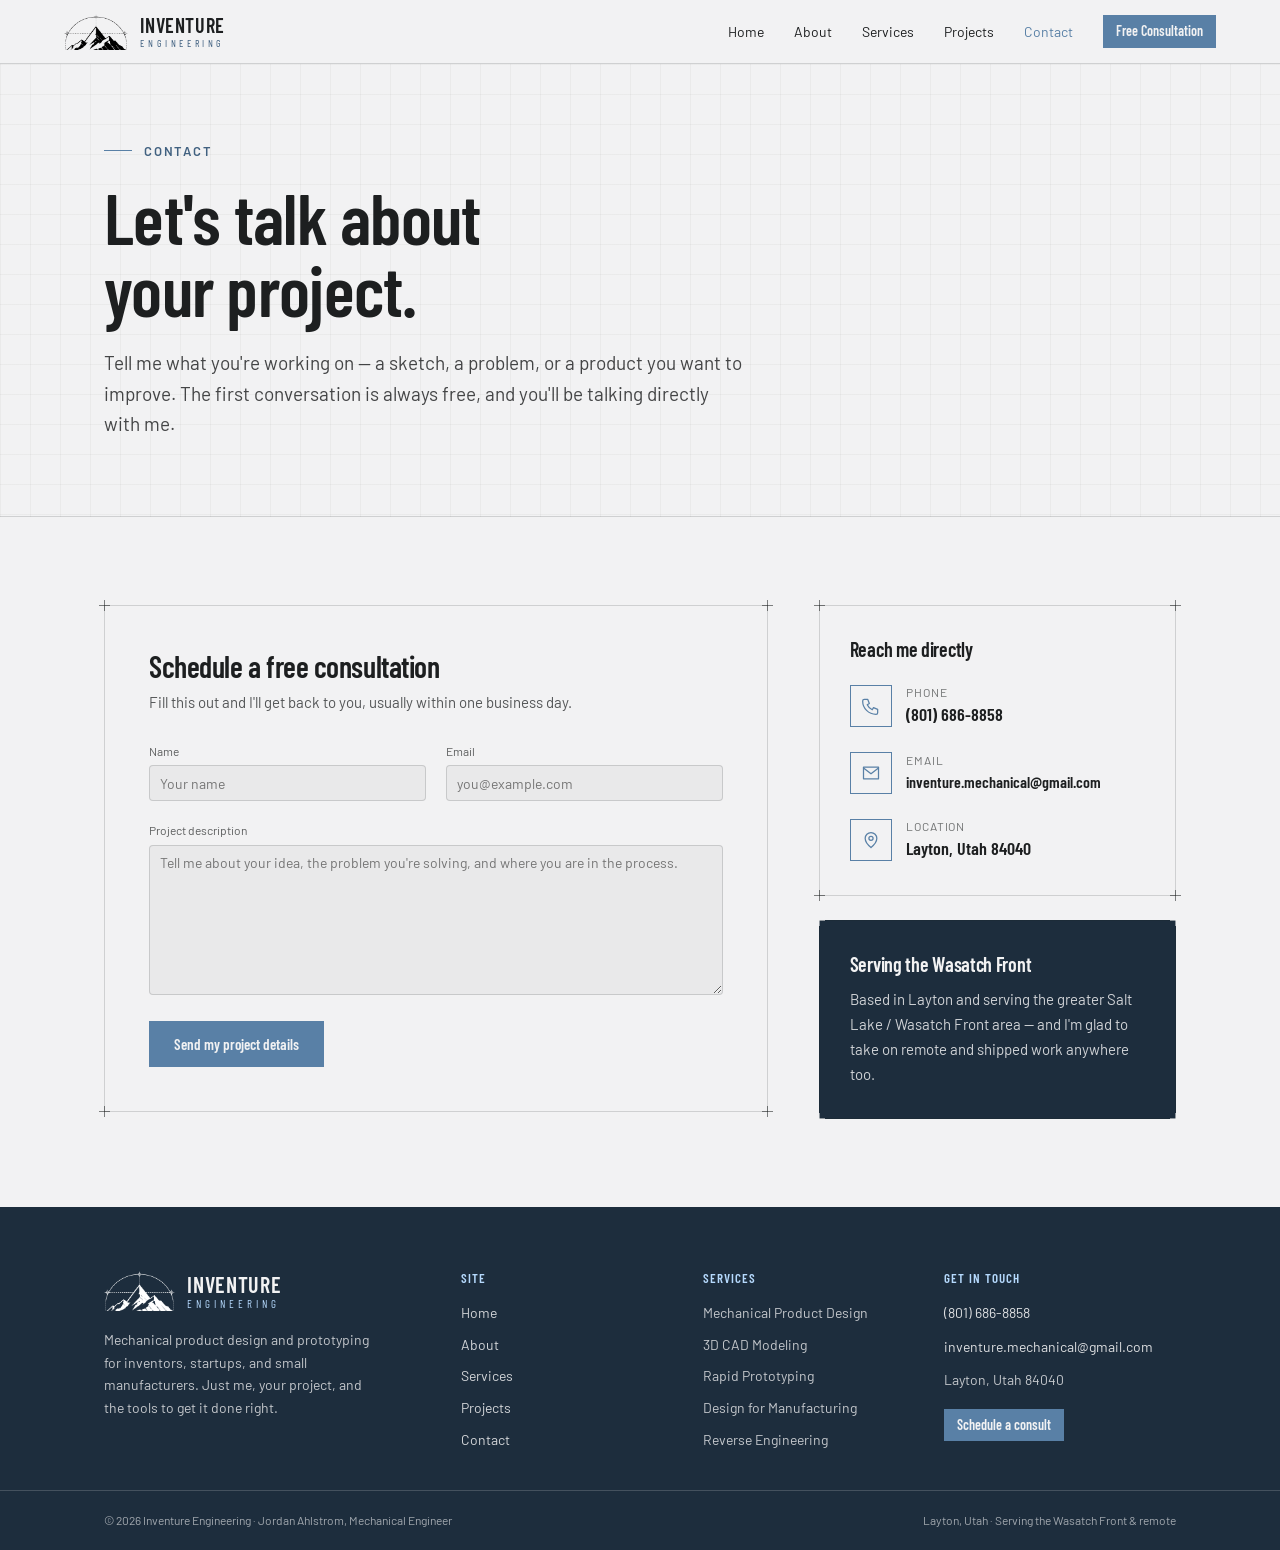
<file: contact.html>
<!DOCTYPE html>
<html lang="en">
<head>
<meta charset="utf-8">
<meta name="viewport" content="width=device-width, initial-scale=1">
<title>Contact — Inventure Engineering</title>
<meta name="description" content="Schedule a free consultation with Inventure Engineering. Based in Layton, Utah, serving the Wasatch Front and remote clients.">
<link rel="stylesheet" href="css/style.css">
</head>
<body>

<nav class="nav" style="position:sticky;top:0;z-index:50;background:color-mix(in srgb, var(--color-bg) 90%, transparent);backdrop-filter:blur(10px);-webkit-backdrop-filter:blur(10px);border-bottom:1px solid var(--color-divider);padding-inline:clamp(20px,5vw,72px);gap:clamp(14px,2.4vw,30px);flex-wrap:wrap;min-height:64px">
  <a href="index.html" style="display:flex;align-items:center;gap:12px;margin-right:auto;text-decoration:none;color:inherit">
    <img src="assets/logo-mark.png" alt="Inventure Engineering logo" style="height:36px;width:auto" />
    <span style="display:flex;flex-direction:column;line-height:1;gap:3px">
      <span style="font-family:var(--font-heading);font-weight:600;font-size:20px;letter-spacing:0.03em">INVENTURE</span>
      <span style="font-family:var(--font-heading);font-weight:400;font-size:10px;letter-spacing:0.36em;color:var(--color-accent-700)">ENGINEERING</span>
    </span>
  </a>
  <a href="index.html">Home</a>
  <a href="about.html">About</a>
  <a href="services.html">Services</a>
  <a href="projects.html">Projects</a>
  <a href="contact.html" aria-current="page">Contact</a>
  <a href="contact.html#consult" class="btn btn-primary" style="color:var(--color-bg);text-decoration:none;white-space:nowrap">Free Consultation</a>
</nav>

<!-- HEADER -->
<section style="background-image:linear-gradient(color-mix(in srgb, var(--color-text) 4%, transparent) 1px, transparent 1px),linear-gradient(90deg, color-mix(in srgb, var(--color-text) 4%, transparent) 1px, transparent 1px);background-size:30px 30px;border-bottom:1px solid var(--color-divider)">
  <div style="max-width:1200px;margin:0 auto;padding:clamp(48px,6vw,88px) clamp(20px,5vw,72px)">
    <div style="display:flex;align-items:center;gap:12px;margin-bottom:20px">
      <span style="width:28px;height:1px;background:var(--color-accent)"></span>
      <span style="font-size:13px;font-weight:600;letter-spacing:0.14em;text-transform:uppercase;color:var(--color-accent-700)">Contact</span>
    </div>
    <h1 style="font-size:clamp(40px,5.6vw,74px);line-height:1;letter-spacing:-0.01em;margin:0;max-width:14ch">Let's talk about your project.</h1>
    <p style="font-size:19px;line-height:1.6;max-width:58ch;margin:24px 0 0;color:color-mix(in srgb, var(--color-text) 82%, transparent)">Tell me what you're working on &mdash; a sketch, a problem, or a product you want to improve. The first conversation is always free, and you'll be talking directly with me.</p>
  </div>
</section>

<!-- CONTACT GRID -->
<section style="max-width:1200px;margin:0 auto;padding:clamp(56px,7vw,88px) clamp(20px,5vw,72px)">
  <div style="display:grid;grid-template-columns:1.3fr 0.7fr;gap:clamp(28px,4vw,56px);align-items:start">

    <!-- FORM -->
    <div id="consult" class="blueprint" style="padding:clamp(28px,3.5vw,44px);scroll-margin-top:88px">
      <i class="corner tl"></i><i class="corner tr"></i><i class="corner bl"></i><i class="corner br"></i>
      <h2 style="font-size:clamp(24px,2.6vw,30px);margin:0 0 6px">Schedule a free consultation</h2>
      <p style="font-size:15px;line-height:1.6;margin:0 0 28px;color:color-mix(in srgb, var(--color-text) 74%, transparent)">Fill this out and I'll get back to you, usually within one business day.</p>

      <form name="contact" method="POST" action="thank-you.html" data-netlify="true" data-netlify-honeypot="bot-field" style="display:flex;flex-direction:column;gap:20px">
        <input type="hidden" name="form-name" value="contact" />
        <p class="visually-hidden">
          <label>Don't fill this out if you're human: <input name="bot-field" tabindex="-1" autocomplete="off" /></label>
        </p>
        <div style="display:grid;grid-template-columns:1fr 1fr;gap:20px">
          <div class="field">
            <label for="name">Name</label>
            <input class="input" type="text" id="name" name="name" placeholder="Your name" required />
          </div>
          <div class="field">
            <label for="email">Email</label>
            <input class="input" type="email" id="email" name="email" placeholder="you@example.com" required />
          </div>
        </div>
        <div class="field">
          <label for="project">Project description</label>
          <textarea class="input" id="project" name="project" placeholder="Tell me about your idea, the problem you're solving, and where you are in the process." style="min-height:150px" required></textarea>
        </div>
        <button type="submit" class="btn btn-primary" style="color:var(--color-bg);align-self:flex-start;padding:13px 24px;font-size:15px;white-space:nowrap">Send my project details</button>
      </form>
    </div>

    <!-- INFO -->
    <div style="display:flex;flex-direction:column;gap:24px">
      <div class="blueprint" style="padding:32px 30px">
        <i class="corner tl"></i><i class="corner tr"></i><i class="corner bl"></i><i class="corner br"></i>
        <h3 style="font-size:20px;margin:0 0 22px">Reach me directly</h3>
        <div style="display:flex;flex-direction:column;gap:22px">
          <a href="tel:+18016868858" style="display:flex;gap:14px;align-items:center;text-decoration:none;color:inherit">
            <span style="width:42px;height:42px;flex:none;border:1px solid var(--color-accent);display:grid;place-items:center;color:var(--color-accent)">
              <svg width="20" height="20" viewBox="0 0 24 24" fill="none" stroke="currentColor" stroke-width="1.5" stroke-linecap="round" stroke-linejoin="round"><path d="M4 4h4l2 5-2.5 1.5a12 12 0 0 0 6 6L15 14l5 2v4a2 2 0 0 1-2 2A16 16 0 0 1 2 6a2 2 0 0 1 2-2"></path></svg>
            </span>
            <span><span style="display:block;font-size:12px;letter-spacing:0.08em;text-transform:uppercase;color:color-mix(in srgb, var(--color-text) 60%, transparent)">Phone</span><span style="font-family:var(--font-heading);font-weight:600;font-size:18px">(801) 686-8858</span></span>
          </a>
          <a href="mailto:inventure.mechanical@gmail.com" style="display:flex;gap:14px;align-items:center;text-decoration:none;color:inherit">
            <span style="width:42px;height:42px;flex:none;border:1px solid var(--color-accent);display:grid;place-items:center;color:var(--color-accent)">
              <svg width="20" height="20" viewBox="0 0 24 24" fill="none" stroke="currentColor" stroke-width="1.5" stroke-linecap="round" stroke-linejoin="round"><rect x="3" y="5" width="18" height="14"></rect><path d="m3 6 9 7 9-7"></path></svg>
            </span>
            <span style="min-width:0"><span style="display:block;font-size:12px;letter-spacing:0.08em;text-transform:uppercase;color:color-mix(in srgb, var(--color-text) 60%, transparent)">Email</span><span style="font-family:var(--font-heading);font-weight:600;font-size:16px;word-break:break-all">inventure.mechanical@gmail.com</span></span>
          </a>
          <div style="display:flex;gap:14px;align-items:center">
            <span style="width:42px;height:42px;flex:none;border:1px solid var(--color-accent);display:grid;place-items:center;color:var(--color-accent)">
              <svg width="20" height="20" viewBox="0 0 24 24" fill="none" stroke="currentColor" stroke-width="1.5" stroke-linecap="round" stroke-linejoin="round"><path d="M12 21s-7-5.5-7-11a7 7 0 0 1 14 0c0 5.5-7 11-7 11"></path><circle cx="12" cy="10" r="2.5"></circle></svg>
            </span>
            <span><span style="display:block;font-size:12px;letter-spacing:0.08em;text-transform:uppercase;color:color-mix(in srgb, var(--color-text) 60%, transparent)">Location</span><span style="font-family:var(--font-heading);font-weight:600;font-size:18px">Layton, Utah 84040</span></span>
          </div>
        </div>
      </div>
      <div class="blueprint" style="padding:32px 30px;background:var(--color-accent-900);color:var(--color-bg)">
        <i class="corner tl" style="color:color-mix(in srgb, var(--color-bg) 55%, transparent)"></i><i class="corner tr" style="color:color-mix(in srgb, var(--color-bg) 55%, transparent)"></i><i class="corner bl" style="color:color-mix(in srgb, var(--color-bg) 55%, transparent)"></i><i class="corner br" style="color:color-mix(in srgb, var(--color-bg) 55%, transparent)"></i>
        <h3 style="font-size:20px;margin:0 0 12px;color:var(--color-bg)">Serving the Wasatch Front</h3>
        <p style="font-size:15px;line-height:1.65;margin:0;color:color-mix(in srgb, var(--color-bg) 84%, transparent)">Based in Layton and serving the greater Salt Lake / Wasatch Front area &mdash; and I'm glad to take on remote and shipped work anywhere too.</p>
      </div>
    </div>

  </div>
</section>

<footer style="background:var(--color-accent-900);color:var(--color-bg);margin-top:0">
  <div style="max-width:1200px;margin:0 auto;padding:64px clamp(20px,5vw,72px) 40px;display:grid;grid-template-columns:1.6fr 1fr 1fr 1.2fr;gap:48px">
    <div>
      <div style="display:flex;align-items:center;gap:12px;margin-bottom:18px">
        <img src="assets/logo-mark.png" alt="Inventure Engineering logo" style="height:40px;width:auto;filter:invert(1) brightness(1.6)" />
        <span style="display:flex;flex-direction:column;line-height:1;gap:3px">
          <span style="font-family:var(--font-heading);font-weight:600;font-size:22px;letter-spacing:0.03em">INVENTURE</span>
          <span style="font-family:var(--font-heading);font-weight:400;font-size:11px;letter-spacing:0.36em;color:var(--color-accent-300)">ENGINEERING</span>
        </span>
      </div>
      <p style="font-size:14px;line-height:1.6;max-width:34ch;color:color-mix(in srgb, var(--color-bg) 78%, transparent);margin:0">Mechanical product design and prototyping for inventors, startups, and small manufacturers. Just me, your project, and the tools to get it done right.</p>
    </div>
    <div>
      <h6 style="color:var(--color-accent-300);margin:0 0 16px">Site</h6>
      <div style="display:flex;flex-direction:column;gap:10px">
        <a href="index.html" style="color:color-mix(in srgb, var(--color-bg) 85%, transparent);text-decoration:none;font-size:14px">Home</a>
        <a href="about.html" style="color:color-mix(in srgb, var(--color-bg) 85%, transparent);text-decoration:none;font-size:14px">About</a>
        <a href="services.html" style="color:color-mix(in srgb, var(--color-bg) 85%, transparent);text-decoration:none;font-size:14px">Services</a>
        <a href="projects.html" style="color:color-mix(in srgb, var(--color-bg) 85%, transparent);text-decoration:none;font-size:14px">Projects</a>
        <a href="contact.html" style="color:color-mix(in srgb, var(--color-bg) 85%, transparent);text-decoration:none;font-size:14px">Contact</a>
      </div>
    </div>
    <div>
      <h6 style="color:var(--color-accent-300);margin:0 0 16px">Services</h6>
      <div style="display:flex;flex-direction:column;gap:10px;font-size:14px;color:color-mix(in srgb, var(--color-bg) 78%, transparent)">
        <span>Mechanical Product Design</span>
        <span>3D CAD Modeling</span>
        <span>Rapid Prototyping</span>
        <span>Design for Manufacturing</span>
        <span>Reverse Engineering</span>
      </div>
    </div>
    <div>
      <h6 style="color:var(--color-accent-300);margin:0 0 16px">Get in touch</h6>
      <div style="display:flex;flex-direction:column;gap:12px;font-size:14px">
        <a href="tel:+18016868858" style="color:color-mix(in srgb, var(--color-bg) 90%, transparent);text-decoration:none">(801) 686-8858</a>
        <a href="mailto:inventure.mechanical@gmail.com" style="color:color-mix(in srgb, var(--color-bg) 90%, transparent);text-decoration:none;word-break:break-all">inventure.mechanical@gmail.com</a>
        <span style="color:color-mix(in srgb, var(--color-bg) 78%, transparent)">Layton, Utah 84040</span>
        <a href="contact.html#consult" class="btn btn-primary" style="color:var(--color-bg);text-decoration:none;margin-top:6px;align-self:flex-start;white-space:nowrap">Schedule a consult</a>
      </div>
    </div>
  </div>
  <div style="border-top:1px solid color-mix(in srgb, var(--color-bg) 18%, transparent)">
    <div style="max-width:1200px;margin:0 auto;padding:20px clamp(20px,5vw,72px);display:flex;justify-content:space-between;gap:16px;flex-wrap:wrap;font-size:12px;color:color-mix(in srgb, var(--color-bg) 62%, transparent)">
      <span>&copy; 2026 Inventure Engineering &middot; Jordan Ahlstrom, Mechanical Engineer</span>
      <span>Layton, Utah &middot; Serving the Wasatch Front &amp; remote</span>
    </div>
  </div>
</footer>

</body>
</html>
</file>
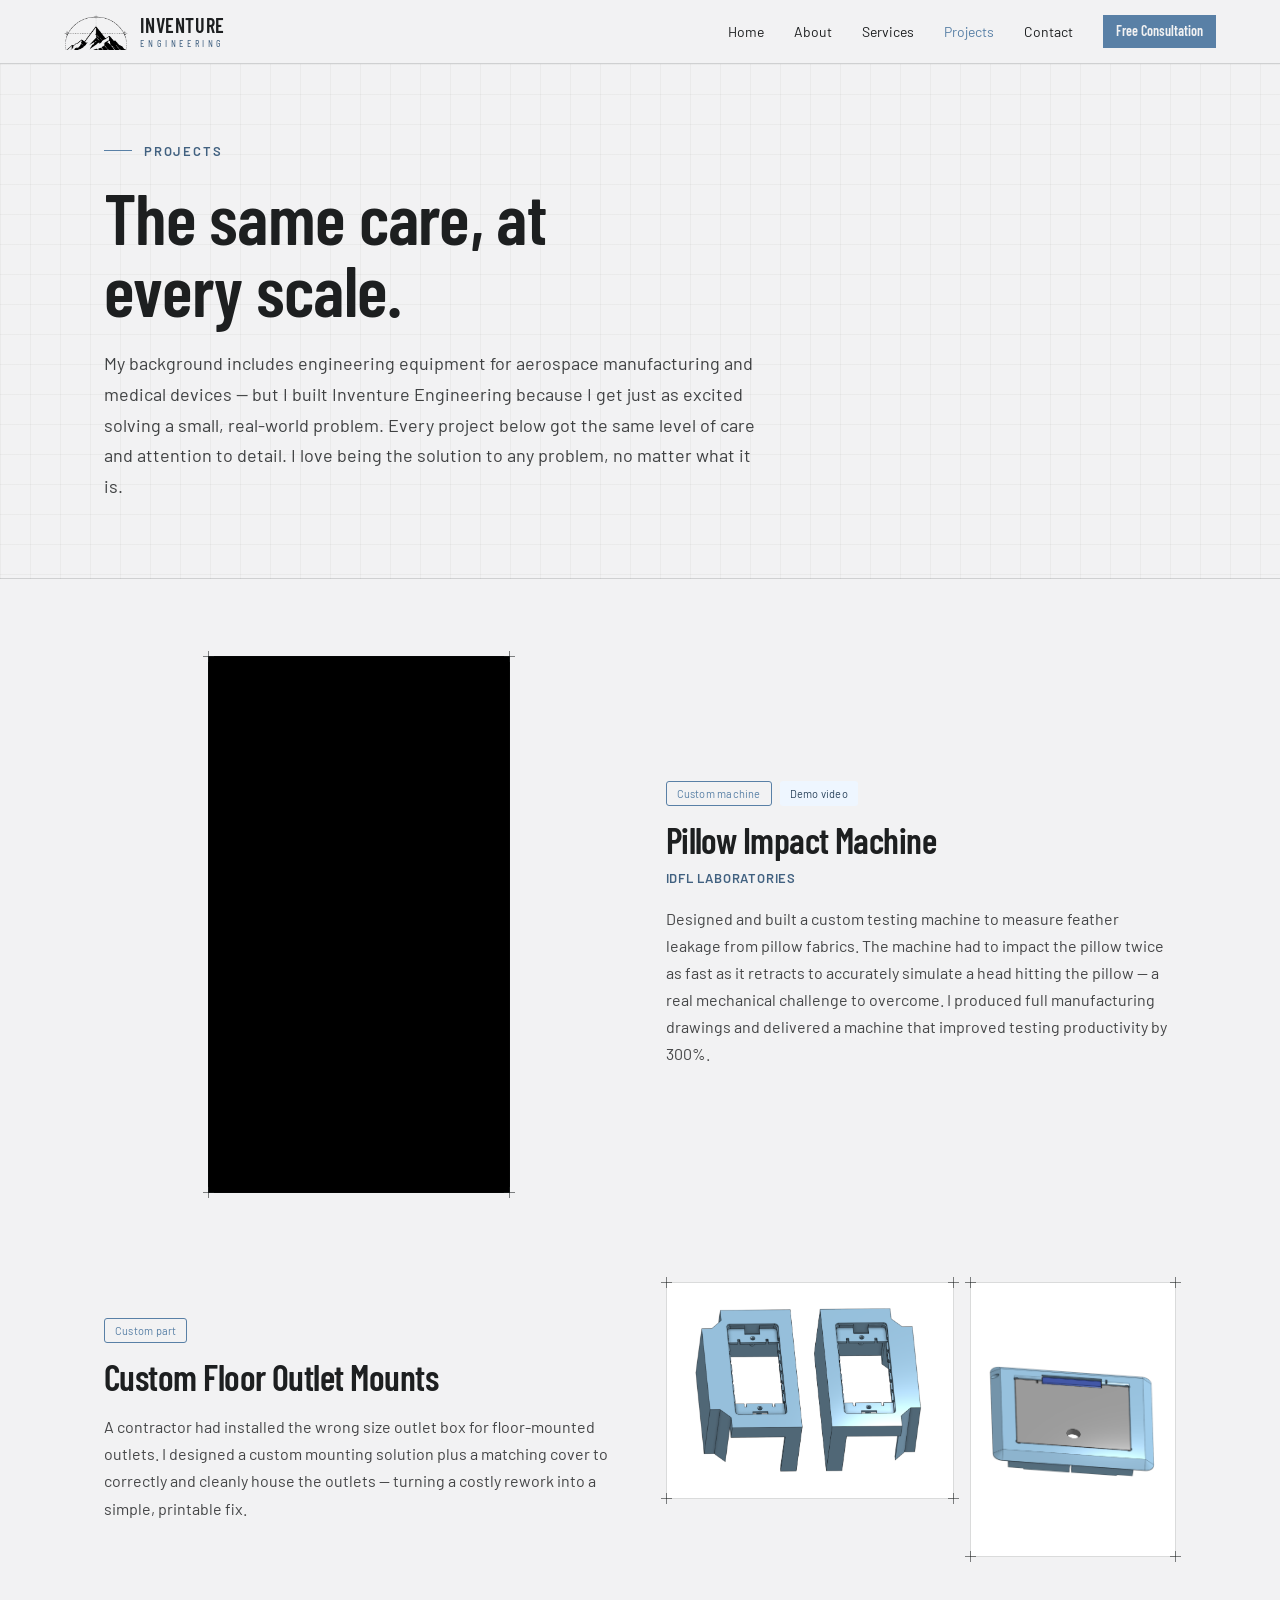
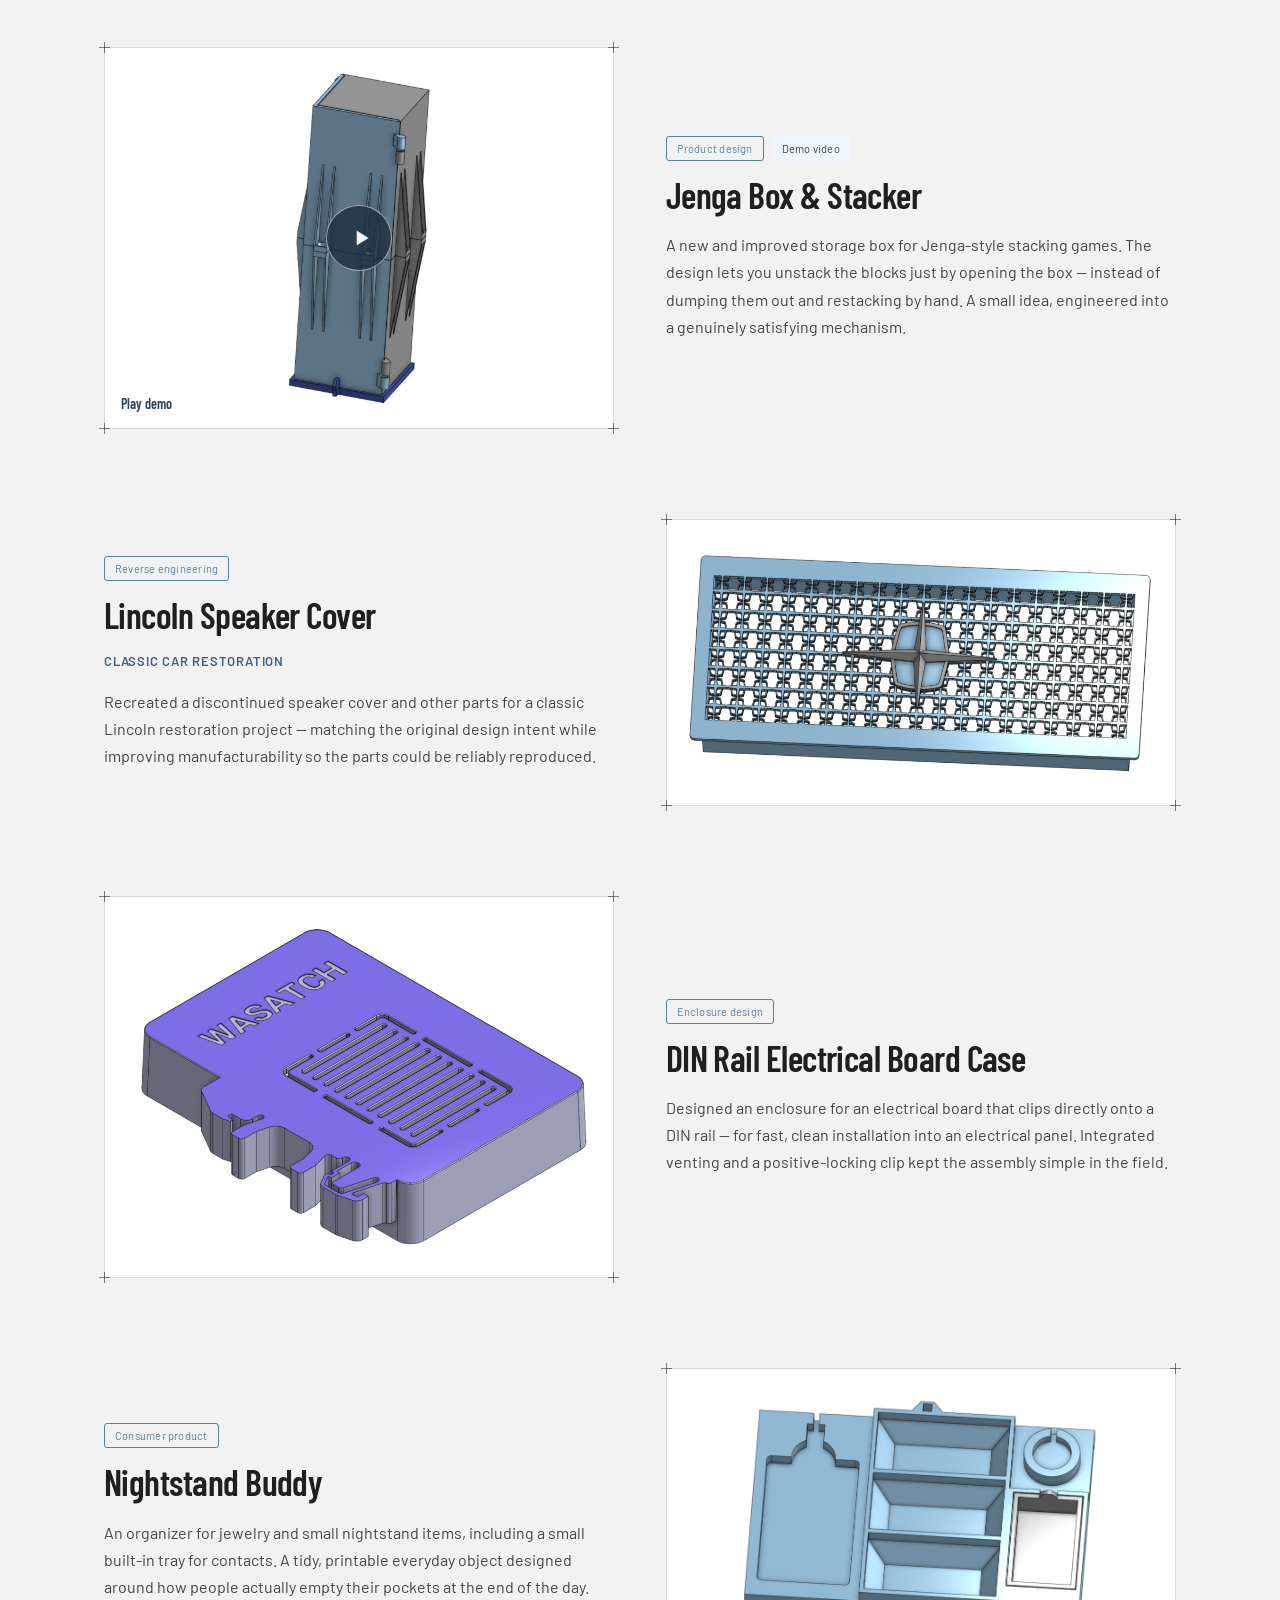
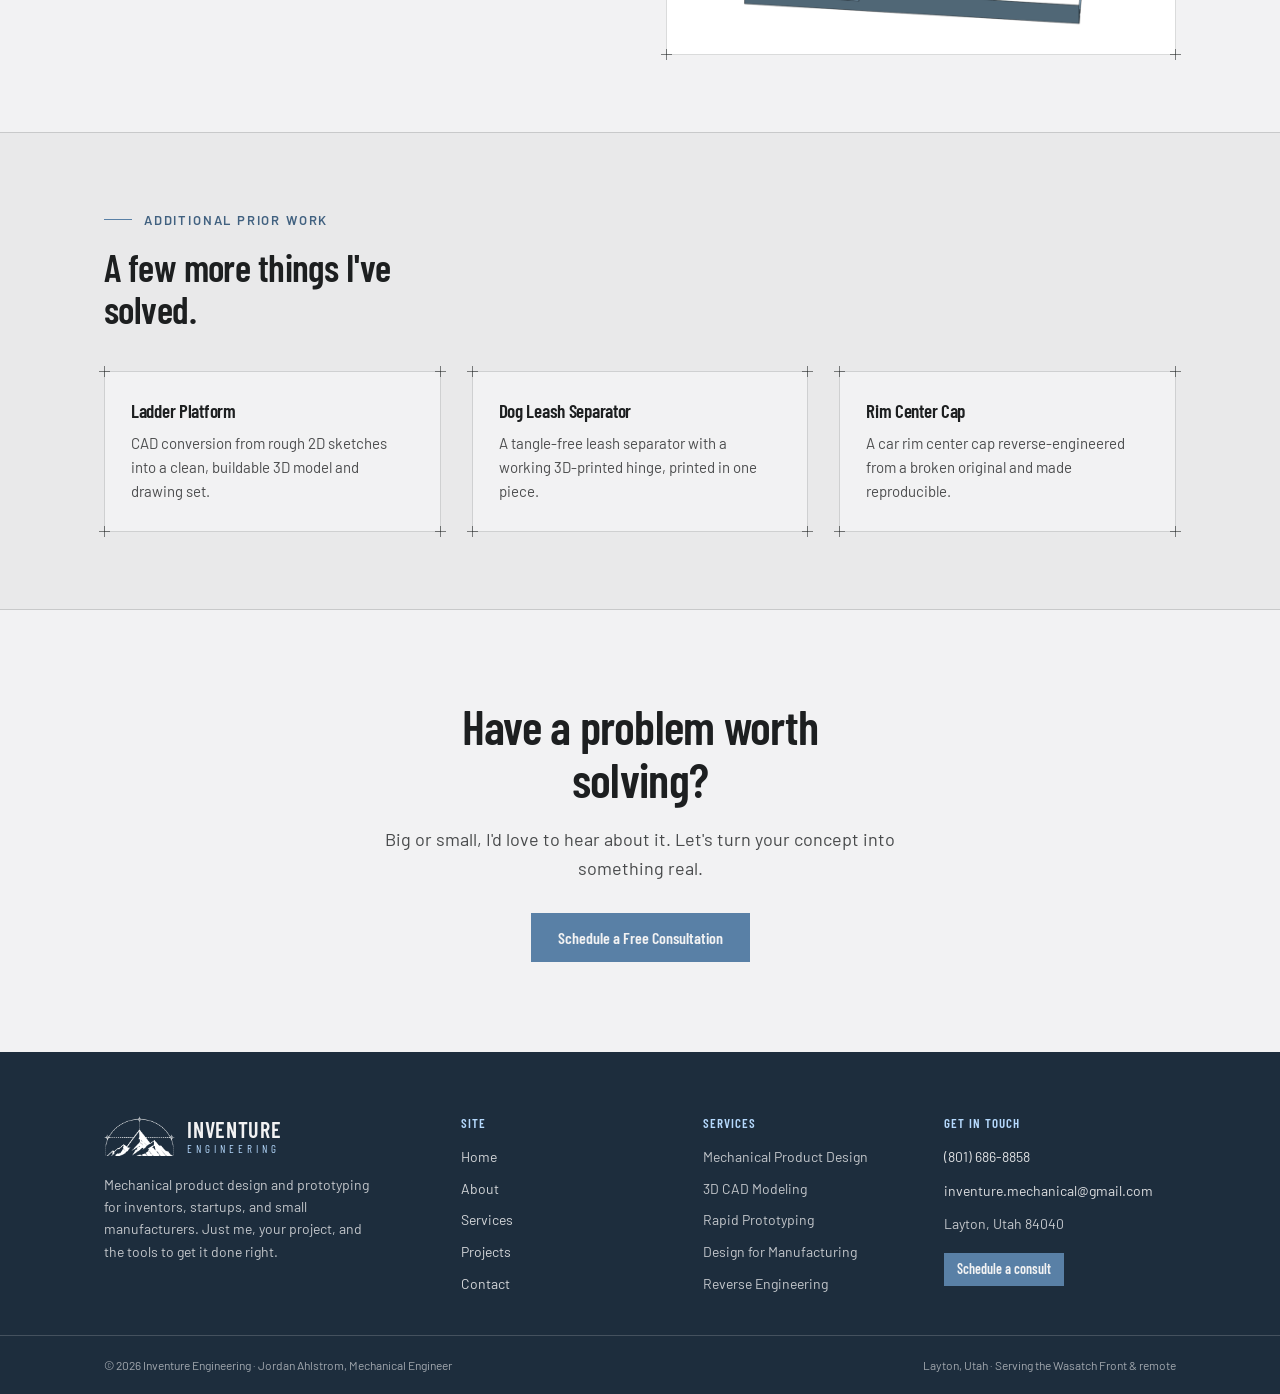
<file: projects.html>
<!DOCTYPE html>
<html lang="en">
<head>
<meta charset="utf-8">
<meta name="viewport" content="width=device-width, initial-scale=1">
<title>Projects — Inventure Engineering</title>
<meta name="description" content="A portfolio of mechanical engineering projects — custom machines, product design, reverse engineering, and rapid prototyping.">
<link rel="stylesheet" href="css/style.css">
</head>
<body>

<nav class="nav" style="position:sticky;top:0;z-index:50;background:color-mix(in srgb, var(--color-bg) 90%, transparent);backdrop-filter:blur(10px);-webkit-backdrop-filter:blur(10px);border-bottom:1px solid var(--color-divider);padding-inline:clamp(20px,5vw,72px);gap:clamp(14px,2.4vw,30px);flex-wrap:wrap;min-height:64px">
  <a href="index.html" style="display:flex;align-items:center;gap:12px;margin-right:auto;text-decoration:none;color:inherit">
    <img src="assets/logo-mark.png" alt="Inventure Engineering logo" style="height:36px;width:auto" />
    <span style="display:flex;flex-direction:column;line-height:1;gap:3px">
      <span style="font-family:var(--font-heading);font-weight:600;font-size:20px;letter-spacing:0.03em">INVENTURE</span>
      <span style="font-family:var(--font-heading);font-weight:400;font-size:10px;letter-spacing:0.36em;color:var(--color-accent-700)">ENGINEERING</span>
    </span>
  </a>
  <a href="index.html">Home</a>
  <a href="about.html">About</a>
  <a href="services.html">Services</a>
  <a href="projects.html" aria-current="page">Projects</a>
  <a href="contact.html">Contact</a>
  <a href="contact.html#consult" class="btn btn-primary" style="color:var(--color-bg);text-decoration:none;white-space:nowrap">Free Consultation</a>
</nav>

<!-- HEADER -->
<section style="background-image:linear-gradient(color-mix(in srgb, var(--color-text) 4%, transparent) 1px, transparent 1px),linear-gradient(90deg, color-mix(in srgb, var(--color-text) 4%, transparent) 1px, transparent 1px);background-size:30px 30px;border-bottom:1px solid var(--color-divider)">
  <div style="max-width:1200px;margin:0 auto;padding:clamp(48px,6vw,88px) clamp(20px,5vw,72px)">
    <div style="display:flex;align-items:center;gap:12px;margin-bottom:20px">
      <span style="width:28px;height:1px;background:var(--color-accent)"></span>
      <span style="font-size:13px;font-weight:600;letter-spacing:0.14em;text-transform:uppercase;color:var(--color-accent-700)">Projects</span>
    </div>
    <h1 style="font-size:clamp(40px,5.6vw,74px);line-height:1;letter-spacing:-0.01em;margin:0;max-width:16ch">The same care, at every scale.</h1>
    <p style="font-size:18px;line-height:1.7;max-width:66ch;margin:24px 0 0;color:color-mix(in srgb, var(--color-text) 84%, transparent)">My background includes engineering equipment for aerospace manufacturing and medical devices &mdash; but I built Inventure Engineering because I get just as excited solving a small, real-world problem. Every project below got the same level of care and attention to detail. I love being the solution to any problem, no matter what it is.</p>
  </div>
</section>

<div style="max-width:1200px;margin:0 auto;padding:clamp(48px,6vw,84px) clamp(20px,5vw,72px);display:flex;flex-direction:column;gap:clamp(56px,7vw,96px)">

  <!-- 1. IMPACT MACHINE -->
  <div id="impact-machine" style="display:grid;grid-template-columns:1fr 1fr;gap:clamp(28px,4vw,64px);align-items:center;scroll-margin-top:88px">
    <figure class="blueprint" style="margin:0;aspect-ratio:9/16;max-height:640px;background:#000;justify-self:center">
      <i class="corner tl"></i><i class="corner tr"></i><i class="corner bl"></i><i class="corner br"></i>
      <iframe src="https://drive.google.com/file/d/1hPRyEeRJFPZw0pCZO_UjGQM1UKddaCjd/preview" title="Pillow Impact Machine demo video" allow="autoplay" allowfullscreen style="width:100%;height:100%;border:0;display:block" loading="lazy"></iframe>
    </figure>
    <div>
      <div style="display:flex;gap:8px;margin-bottom:14px"><span class="tag tag-outline" style="white-space:nowrap">Custom machine</span><span class="tag tag-accent" style="white-space:nowrap">Demo video</span></div>
      <h2 style="font-size:clamp(26px,3vw,36px);margin:0 0 8px">Pillow Impact Machine</h2>
      <p style="font-size:13px;font-weight:600;letter-spacing:0.06em;text-transform:uppercase;color:var(--color-accent-700);margin:0 0 16px">IDFL Laboratories</p>
      <p style="font-size:16px;line-height:1.7;margin:0;color:color-mix(in srgb, var(--color-text) 82%, transparent)">Designed and built a custom testing machine to measure feather leakage from pillow fabrics. The machine had to impact the pillow twice as fast as it retracts to accurately simulate a head hitting the pillow &mdash; a real mechanical challenge to overcome. I produced full manufacturing drawings and delivered a machine that improved testing productivity by 300%.</p>
    </div>
  </div>

  <!-- 2. OUTLET MOUNTS -->
  <div id="outlet-mounts" style="display:grid;grid-template-columns:1fr 1fr;gap:clamp(28px,4vw,64px);align-items:center;scroll-margin-top:88px">
    <div>
      <div style="display:flex;gap:8px;margin-bottom:14px"><span class="tag tag-outline" style="white-space:nowrap">Custom part</span></div>
      <h2 style="font-size:clamp(26px,3vw,36px);margin:0 0 16px">Custom Floor Outlet Mounts</h2>
      <p style="font-size:16px;line-height:1.7;margin:0;color:color-mix(in srgb, var(--color-text) 82%, transparent)">A contractor had installed the wrong size outlet box for floor-mounted outlets. I designed a custom mounting solution plus a matching cover to correctly and cleanly house the outlets &mdash; turning a costly rework into a simple, printable fix.</p>
    </div>
    <div style="display:grid;grid-template-columns:1.4fr 1fr;gap:16px">
      <figure class="blueprint" style="margin:0;aspect-ratio:4/3;background:#fff">
        <i class="corner tl"></i><i class="corner tr"></i><i class="corner bl"></i><i class="corner br"></i>
        <img src="assets/outlet-mounts.png" alt="Custom floor outlet mounts, two views" style="width:100%;height:100%;object-fit:contain;padding:16px" />
      </figure>
      <figure class="blueprint" style="margin:0;aspect-ratio:3/4;background:#fff">
        <i class="corner tl"></i><i class="corner tr"></i><i class="corner bl"></i><i class="corner br"></i>
        <img src="assets/outlet-cover.png" alt="Matching floor outlet cover" style="width:100%;height:100%;object-fit:contain;padding:14px" />
      </figure>
    </div>
  </div>

  <!-- 3. JENGA BOX -->
  <div id="jenga-box" style="display:grid;grid-template-columns:1fr 1fr;gap:clamp(28px,4vw,64px);align-items:center;scroll-margin-top:88px">
    <figure class="blueprint" id="jenga-figure" style="margin:0;aspect-ratio:4/3;max-height:640px;background:#fff">
      <i class="corner tl"></i><i class="corner tr"></i><i class="corner bl"></i><i class="corner br"></i>
      <div id="jenga-still" style="position:absolute;inset:0;width:100%;height:100%">
        <img src="assets/jenga-box.png" alt="Jenga Box and Stacker CAD render" style="width:100%;height:100%;object-fit:contain;padding:20px" />
        <button id="jenga-play" type="button" aria-label="Play Jenga Box demo video" style="position:absolute;inset:0;width:100%;height:100%;padding:0;border:0;background:transparent;cursor:pointer;display:grid;place-items:center">
          <span style="width:66px;height:66px;border-radius:50%;background:color-mix(in srgb, var(--color-accent-900) 78%, transparent);display:grid;place-items:center;border:1px solid color-mix(in srgb, #fff 55%, transparent)">
            <svg width="26" height="26" viewBox="0 0 24 24" fill="var(--color-bg)" style="margin-left:3px"><path d="M8 5v14l11-7z"></path></svg>
          </span>
          <span style="position:absolute;left:16px;bottom:16px;font-family:var(--font-heading);font-weight:600;font-size:14px;color:var(--color-accent-800)">Play demo</span>
        </button>
      </div>
      <div id="jenga-video" style="display:none;position:absolute;inset:0;width:100%;height:100%">
        <iframe data-src="https://drive.google.com/file/d/1H6m9AmEzt5kmTXADkWhiYNucK6-Vt8yv/preview" title="Jenga Box and Stacker demo video" allow="autoplay" allowfullscreen style="width:100%;height:100%;border:0;display:block"></iframe>
      </div>
    </figure>
    <div>
      <div style="display:flex;gap:8px;margin-bottom:14px"><span class="tag tag-outline" style="white-space:nowrap">Product design</span><span class="tag tag-accent" style="white-space:nowrap">Demo video</span></div>
      <h2 style="font-size:clamp(26px,3vw,36px);margin:0 0 16px">Jenga Box &amp; Stacker</h2>
      <p style="font-size:16px;line-height:1.7;margin:0;color:color-mix(in srgb, var(--color-text) 82%, transparent)">A new and improved storage box for Jenga-style stacking games. The design lets you unstack the blocks just by opening the box &mdash; instead of dumping them out and restacking by hand. A small idea, engineered into a genuinely satisfying mechanism.</p>
    </div>
  </div>

  <!-- 4. LINCOLN SPEAKER COVER -->
  <div id="lincoln" style="display:grid;grid-template-columns:1fr 1fr;gap:clamp(28px,4vw,64px);align-items:center;scroll-margin-top:88px">
    <div>
      <div style="display:flex;gap:8px;margin-bottom:14px"><span class="tag tag-outline" style="white-space:nowrap">Reverse engineering</span></div>
      <h2 style="font-size:clamp(26px,3vw,36px);margin:0 0 16px">Lincoln Speaker Cover</h2>
      <p style="font-size:13px;font-weight:600;letter-spacing:0.06em;text-transform:uppercase;color:var(--color-accent-700);margin:0 0 16px">Classic car restoration</p>
      <p style="font-size:16px;line-height:1.7;margin:0;color:color-mix(in srgb, var(--color-text) 82%, transparent)">Recreated a discontinued speaker cover and other parts for a classic Lincoln restoration project &mdash; matching the original design intent while improving manufacturability so the parts could be reliably reproduced.</p>
    </div>
    <figure class="blueprint" style="margin:0;aspect-ratio:16/9;background:#fff">
      <i class="corner tl"></i><i class="corner tr"></i><i class="corner bl"></i><i class="corner br"></i>
      <img src="assets/lincoln-speaker.png" alt="Recreated Lincoln speaker cover CAD render" style="width:100%;height:100%;object-fit:contain;padding:18px" />
    </figure>
  </div>

  <!-- 5. DIN RAIL CASE -->
  <div id="din-rail" style="display:grid;grid-template-columns:1fr 1fr;gap:clamp(28px,4vw,64px);align-items:center;scroll-margin-top:88px">
    <figure class="blueprint" style="margin:0;aspect-ratio:4/3;background:#fff">
      <i class="corner tl"></i><i class="corner tr"></i><i class="corner bl"></i><i class="corner br"></i>
      <img src="assets/din-rail-case.png" alt="DIN rail electrical board case CAD render" style="width:100%;height:100%;object-fit:contain;padding:20px" />
    </figure>
    <div>
      <div style="display:flex;gap:8px;margin-bottom:14px"><span class="tag tag-outline" style="white-space:nowrap">Enclosure design</span></div>
      <h2 style="font-size:clamp(26px,3vw,36px);margin:0 0 16px">DIN Rail Electrical Board Case</h2>
      <p style="font-size:16px;line-height:1.7;margin:0;color:color-mix(in srgb, var(--color-text) 82%, transparent)">Designed an enclosure for an electrical board that clips directly onto a DIN rail &mdash; for fast, clean installation into an electrical panel. Integrated venting and a positive-locking clip kept the assembly simple in the field.</p>
    </div>
  </div>

  <!-- 6. NIGHTSTAND BUDDY -->
  <div id="nightstand" style="display:grid;grid-template-columns:1fr 1fr;gap:clamp(28px,4vw,64px);align-items:center;scroll-margin-top:88px">
    <div>
      <div style="display:flex;gap:8px;margin-bottom:14px"><span class="tag tag-outline" style="white-space:nowrap">Consumer product</span></div>
      <h2 style="font-size:clamp(26px,3vw,36px);margin:0 0 16px">Nightstand Buddy</h2>
      <p style="font-size:16px;line-height:1.7;margin:0;color:color-mix(in srgb, var(--color-text) 82%, transparent)">An organizer for jewelry and small nightstand items, including a small built-in tray for contacts. A tidy, printable everyday object designed around how people actually empty their pockets at the end of the day.</p>
    </div>
    <figure class="blueprint" style="margin:0;aspect-ratio:16/9;background:#fff">
      <i class="corner tl"></i><i class="corner tr"></i><i class="corner bl"></i><i class="corner br"></i>
      <img src="assets/nightstand-buddy.png" alt="Nightstand Buddy organizer CAD render" style="width:100%;height:100%;object-fit:contain;padding:18px" />
    </figure>
  </div>

</div>

<!-- ADDITIONAL WORK -->
<section style="background:var(--color-surface);border-top:1px solid var(--color-divider);border-bottom:1px solid var(--color-divider)">
  <div style="max-width:1200px;margin:0 auto;padding:clamp(48px,6vw,80px) clamp(20px,5vw,72px)">
    <div style="display:flex;align-items:center;gap:12px;margin-bottom:16px">
      <span style="width:28px;height:1px;background:var(--color-accent)"></span>
      <span style="font-size:13px;font-weight:600;letter-spacing:0.14em;text-transform:uppercase;color:var(--color-accent-700)">Additional prior work</span>
    </div>
    <h2 style="font-size:clamp(26px,3vw,38px);margin:0 0 40px;max-width:22ch">A few more things I've solved.</h2>
    <div style="display:grid;grid-template-columns:repeat(3,1fr);gap:clamp(20px,2.4vw,32px)">
      <div class="blueprint" style="padding:28px 26px;background:var(--color-bg)">
        <i class="corner tl"></i><i class="corner tr"></i><i class="corner bl"></i><i class="corner br"></i>
        <h3 style="font-size:19px;margin:0 0 10px">Ladder Platform</h3>
        <p style="font-size:15px;line-height:1.6;margin:0;color:color-mix(in srgb, var(--color-text) 78%, transparent)">CAD conversion from rough 2D sketches into a clean, buildable 3D model and drawing set.</p>
      </div>
      <div class="blueprint" style="padding:28px 26px;background:var(--color-bg)">
        <i class="corner tl"></i><i class="corner tr"></i><i class="corner bl"></i><i class="corner br"></i>
        <h3 style="font-size:19px;margin:0 0 10px">Dog Leash Separator</h3>
        <p style="font-size:15px;line-height:1.6;margin:0;color:color-mix(in srgb, var(--color-text) 78%, transparent)">A tangle-free leash separator with a working 3D-printed hinge, printed in one piece.</p>
      </div>
      <div class="blueprint" style="padding:28px 26px;background:var(--color-bg)">
        <i class="corner tl"></i><i class="corner tr"></i><i class="corner bl"></i><i class="corner br"></i>
        <h3 style="font-size:19px;margin:0 0 10px">Rim Center Cap</h3>
        <p style="font-size:15px;line-height:1.6;margin:0;color:color-mix(in srgb, var(--color-text) 78%, transparent)">A car rim center cap reverse-engineered from a broken original and made reproducible.</p>
      </div>
    </div>
  </div>
</section>

<!-- CTA -->
<section id="consult" style="max-width:1000px;margin:0 auto;padding:clamp(56px,7vw,96px) clamp(20px,5vw,72px);text-align:center">
  <h2 style="font-size:clamp(30px,4vw,48px);margin:0;max-width:20ch;margin-inline:auto">Have a problem worth solving?</h2>
  <p style="font-size:18px;line-height:1.6;max-width:52ch;margin:18px auto 0;color:color-mix(in srgb, var(--color-text) 80%, transparent)">Big or small, I'd love to hear about it. Let's turn your concept into something real.</p>
  <a href="contact.html#consult" class="btn btn-primary" style="color:var(--color-bg);text-decoration:none;margin-top:30px;padding:14px 26px;font-size:16px;white-space:nowrap">Schedule a Free Consultation</a>
</section>

<footer style="background:var(--color-accent-900);color:var(--color-bg);margin-top:0">
  <div style="max-width:1200px;margin:0 auto;padding:64px clamp(20px,5vw,72px) 40px;display:grid;grid-template-columns:1.6fr 1fr 1fr 1.2fr;gap:48px">
    <div>
      <div style="display:flex;align-items:center;gap:12px;margin-bottom:18px">
        <img src="assets/logo-mark.png" alt="Inventure Engineering logo" style="height:40px;width:auto;filter:invert(1) brightness(1.6)" />
        <span style="display:flex;flex-direction:column;line-height:1;gap:3px">
          <span style="font-family:var(--font-heading);font-weight:600;font-size:22px;letter-spacing:0.03em">INVENTURE</span>
          <span style="font-family:var(--font-heading);font-weight:400;font-size:11px;letter-spacing:0.36em;color:var(--color-accent-300)">ENGINEERING</span>
        </span>
      </div>
      <p style="font-size:14px;line-height:1.6;max-width:34ch;color:color-mix(in srgb, var(--color-bg) 78%, transparent);margin:0">Mechanical product design and prototyping for inventors, startups, and small manufacturers. Just me, your project, and the tools to get it done right.</p>
    </div>
    <div>
      <h6 style="color:var(--color-accent-300);margin:0 0 16px">Site</h6>
      <div style="display:flex;flex-direction:column;gap:10px">
        <a href="index.html" style="color:color-mix(in srgb, var(--color-bg) 85%, transparent);text-decoration:none;font-size:14px">Home</a>
        <a href="about.html" style="color:color-mix(in srgb, var(--color-bg) 85%, transparent);text-decoration:none;font-size:14px">About</a>
        <a href="services.html" style="color:color-mix(in srgb, var(--color-bg) 85%, transparent);text-decoration:none;font-size:14px">Services</a>
        <a href="projects.html" style="color:color-mix(in srgb, var(--color-bg) 85%, transparent);text-decoration:none;font-size:14px">Projects</a>
        <a href="contact.html" style="color:color-mix(in srgb, var(--color-bg) 85%, transparent);text-decoration:none;font-size:14px">Contact</a>
      </div>
    </div>
    <div>
      <h6 style="color:var(--color-accent-300);margin:0 0 16px">Services</h6>
      <div style="display:flex;flex-direction:column;gap:10px;font-size:14px;color:color-mix(in srgb, var(--color-bg) 78%, transparent)">
        <span>Mechanical Product Design</span>
        <span>3D CAD Modeling</span>
        <span>Rapid Prototyping</span>
        <span>Design for Manufacturing</span>
        <span>Reverse Engineering</span>
      </div>
    </div>
    <div>
      <h6 style="color:var(--color-accent-300);margin:0 0 16px">Get in touch</h6>
      <div style="display:flex;flex-direction:column;gap:12px;font-size:14px">
        <a href="tel:+18016868858" style="color:color-mix(in srgb, var(--color-bg) 90%, transparent);text-decoration:none">(801) 686-8858</a>
        <a href="mailto:inventure.mechanical@gmail.com" style="color:color-mix(in srgb, var(--color-bg) 90%, transparent);text-decoration:none;word-break:break-all">inventure.mechanical@gmail.com</a>
        <span style="color:color-mix(in srgb, var(--color-bg) 78%, transparent)">Layton, Utah 84040</span>
        <a href="contact.html#consult" class="btn btn-primary" style="color:var(--color-bg);text-decoration:none;margin-top:6px;align-self:flex-start;white-space:nowrap">Schedule a consult</a>
      </div>
    </div>
  </div>
  <div style="border-top:1px solid color-mix(in srgb, var(--color-bg) 18%, transparent)">
    <div style="max-width:1200px;margin:0 auto;padding:20px clamp(20px,5vw,72px);display:flex;justify-content:space-between;gap:16px;flex-wrap:wrap;font-size:12px;color:color-mix(in srgb, var(--color-bg) 62%, transparent)">
      <span>&copy; 2026 Inventure Engineering &middot; Jordan Ahlstrom, Mechanical Engineer</span>
      <span>Layton, Utah &middot; Serving the Wasatch Front &amp; remote</span>
    </div>
  </div>
</footer>

<script src="js/main.js"></script>
</body>
</html>
</file>
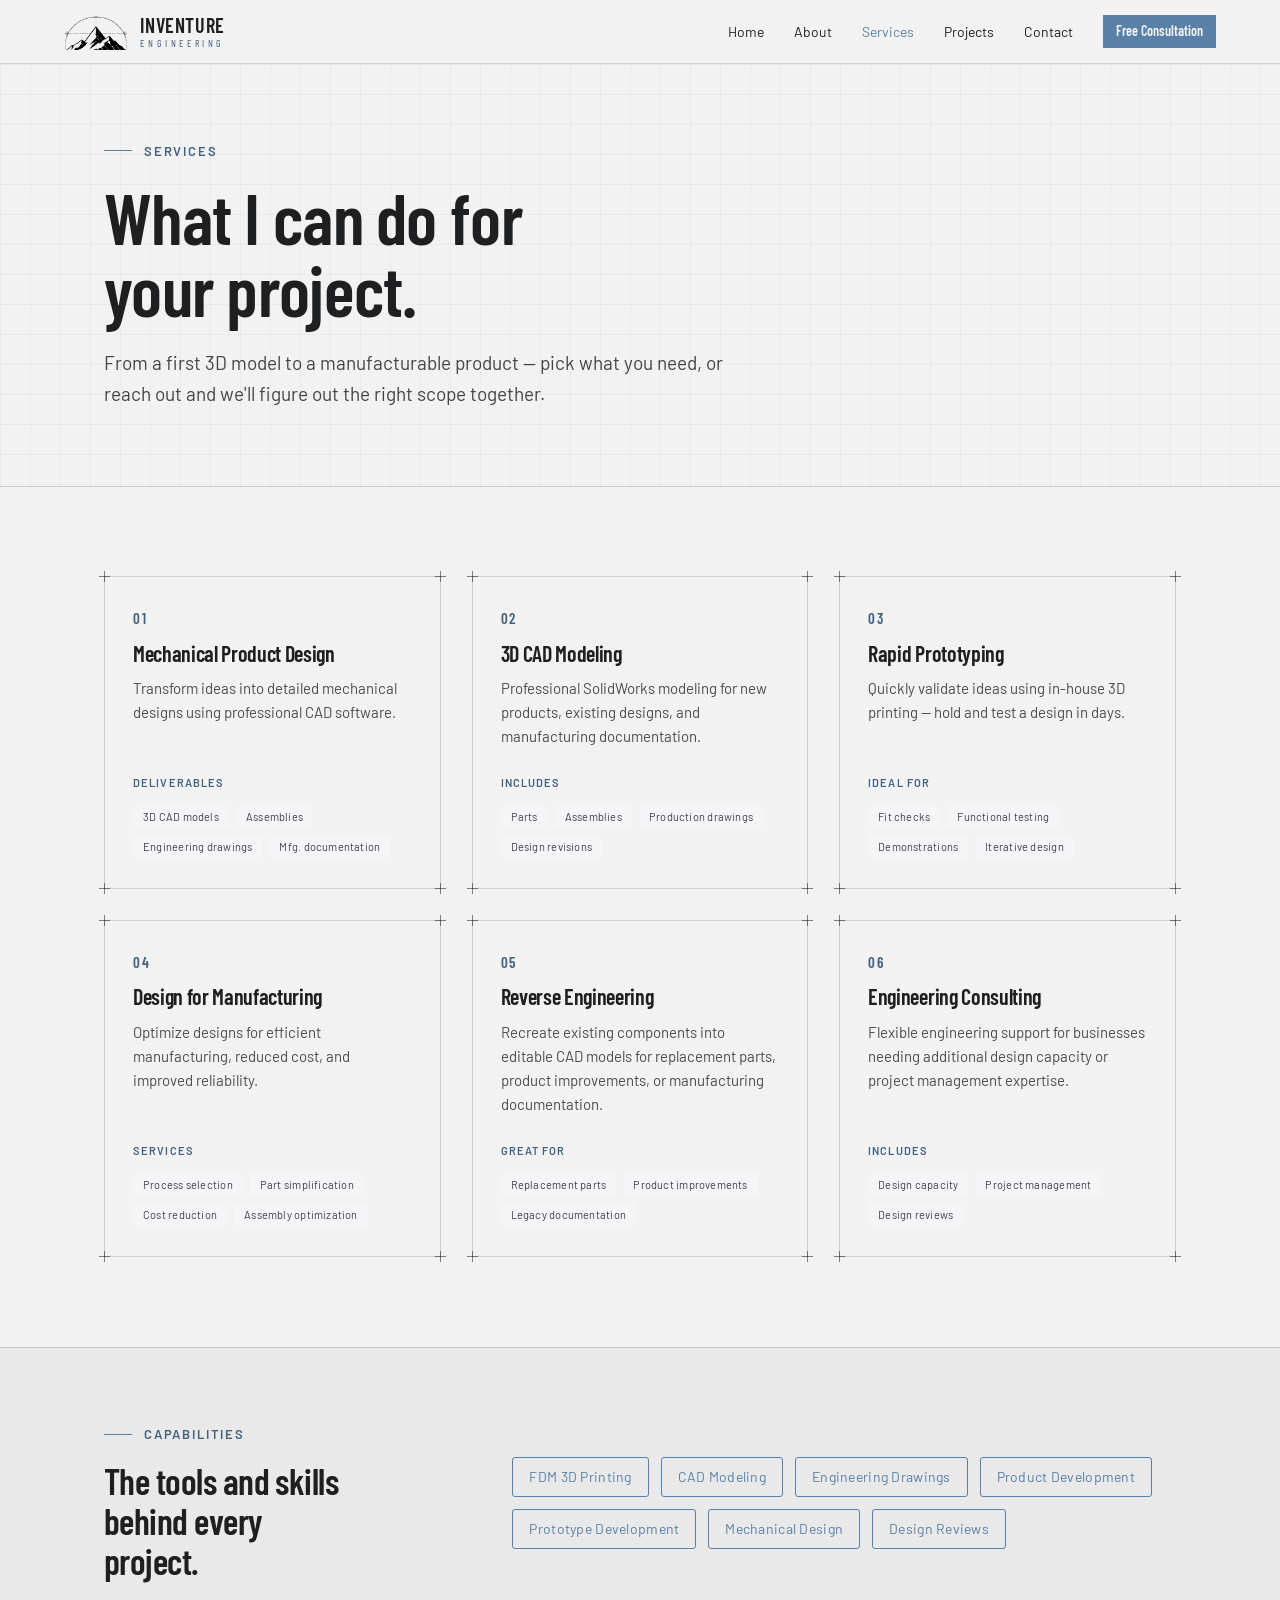
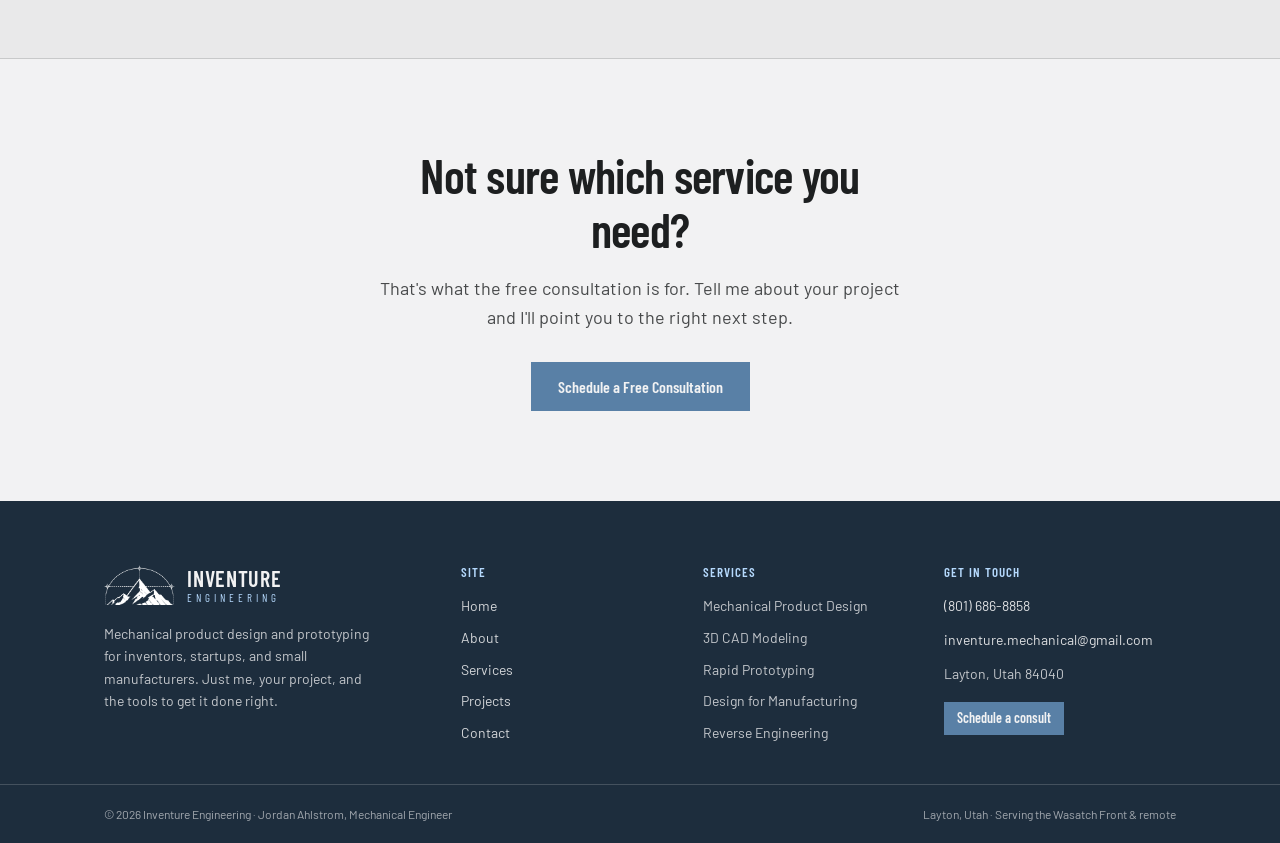
<file: services.html>
<!DOCTYPE html>
<html lang="en">
<head>
<meta charset="utf-8">
<meta name="viewport" content="width=device-width, initial-scale=1">
<title>Services — Inventure Engineering</title>
<meta name="description" content="Mechanical product design, 3D CAD modeling, rapid prototyping, design for manufacturing, reverse engineering, and engineering consulting.">
<link rel="stylesheet" href="css/style.css">
</head>
<body>

<nav class="nav" style="position:sticky;top:0;z-index:50;background:color-mix(in srgb, var(--color-bg) 90%, transparent);backdrop-filter:blur(10px);-webkit-backdrop-filter:blur(10px);border-bottom:1px solid var(--color-divider);padding-inline:clamp(20px,5vw,72px);gap:clamp(14px,2.4vw,30px);flex-wrap:wrap;min-height:64px">
  <a href="index.html" style="display:flex;align-items:center;gap:12px;margin-right:auto;text-decoration:none;color:inherit">
    <img src="assets/logo-mark.png" alt="Inventure Engineering logo" style="height:36px;width:auto" />
    <span style="display:flex;flex-direction:column;line-height:1;gap:3px">
      <span style="font-family:var(--font-heading);font-weight:600;font-size:20px;letter-spacing:0.03em">INVENTURE</span>
      <span style="font-family:var(--font-heading);font-weight:400;font-size:10px;letter-spacing:0.36em;color:var(--color-accent-700)">ENGINEERING</span>
    </span>
  </a>
  <a href="index.html">Home</a>
  <a href="about.html">About</a>
  <a href="services.html" aria-current="page">Services</a>
  <a href="projects.html">Projects</a>
  <a href="contact.html">Contact</a>
  <a href="contact.html#consult" class="btn btn-primary" style="color:var(--color-bg);text-decoration:none;white-space:nowrap">Free Consultation</a>
</nav>

<!-- HEADER -->
<section style="background-image:linear-gradient(color-mix(in srgb, var(--color-text) 4%, transparent) 1px, transparent 1px),linear-gradient(90deg, color-mix(in srgb, var(--color-text) 4%, transparent) 1px, transparent 1px);background-size:30px 30px;border-bottom:1px solid var(--color-divider)">
  <div style="max-width:1200px;margin:0 auto;padding:clamp(48px,6vw,88px) clamp(20px,5vw,72px)">
    <div style="display:flex;align-items:center;gap:12px;margin-bottom:20px">
      <span style="width:28px;height:1px;background:var(--color-accent)"></span>
      <span style="font-size:13px;font-weight:600;letter-spacing:0.14em;text-transform:uppercase;color:var(--color-accent-700)">Services</span>
    </div>
    <h1 style="font-size:clamp(40px,5.6vw,74px);line-height:1;letter-spacing:-0.01em;margin:0;max-width:16ch">What I can do for your project.</h1>
    <p style="font-size:19px;line-height:1.6;max-width:58ch;margin:24px 0 0;color:color-mix(in srgb, var(--color-text) 82%, transparent)">From a first 3D model to a manufacturable product &mdash; pick what you need, or reach out and we'll figure out the right scope together.</p>
  </div>
</section>

<!-- SERVICES GRID -->
<section style="max-width:1200px;margin:0 auto;padding:clamp(56px,7vw,96px) clamp(20px,5vw,72px)">
  <div style="display:grid;grid-template-columns:repeat(3,1fr);gap:clamp(20px,2.4vw,32px)">

    <div class="blueprint" style="padding:30px 28px;display:flex;flex-direction:column">
      <i class="corner tl"></i><i class="corner tr"></i><i class="corner bl"></i><i class="corner br"></i>
      <span style="font-family:var(--font-heading);font-weight:600;font-size:15px;letter-spacing:0.1em;color:var(--color-accent-700)">01</span>
      <h3 style="font-size:22px;margin:10px 0 10px;line-height:1.15">Mechanical Product Design</h3>
      <p style="font-size:15px;line-height:1.6;margin:0 0 22px;color:color-mix(in srgb, var(--color-text) 78%, transparent)">Transform ideas into detailed mechanical designs using professional CAD software.</p>
      <div style="margin-top:auto">
        <span style="font-size:11px;font-weight:600;letter-spacing:0.1em;text-transform:uppercase;color:var(--color-accent-700)">Deliverables</span>
        <div style="display:flex;flex-wrap:wrap;gap:7px;margin-top:12px">
          <span class="tag tag-neutral" style="white-space:nowrap">3D CAD models</span><span class="tag tag-neutral" style="white-space:nowrap">Assemblies</span><span class="tag tag-neutral" style="white-space:nowrap">Engineering drawings</span><span class="tag tag-neutral" style="white-space:nowrap">Mfg. documentation</span>
        </div>
      </div>
    </div>

    <div class="blueprint" style="padding:30px 28px;display:flex;flex-direction:column">
      <i class="corner tl"></i><i class="corner tr"></i><i class="corner bl"></i><i class="corner br"></i>
      <span style="font-family:var(--font-heading);font-weight:600;font-size:15px;letter-spacing:0.1em;color:var(--color-accent-700)">02</span>
      <h3 style="font-size:22px;margin:10px 0 10px;line-height:1.15">3D CAD Modeling</h3>
      <p style="font-size:15px;line-height:1.6;margin:0 0 22px;color:color-mix(in srgb, var(--color-text) 78%, transparent)">Professional SolidWorks modeling for new products, existing designs, and manufacturing documentation.</p>
      <div style="margin-top:auto">
        <span style="font-size:11px;font-weight:600;letter-spacing:0.1em;text-transform:uppercase;color:var(--color-accent-700)">Includes</span>
        <div style="display:flex;flex-wrap:wrap;gap:7px;margin-top:12px">
          <span class="tag tag-neutral" style="white-space:nowrap">Parts</span><span class="tag tag-neutral" style="white-space:nowrap">Assemblies</span><span class="tag tag-neutral" style="white-space:nowrap">Production drawings</span><span class="tag tag-neutral" style="white-space:nowrap">Design revisions</span>
        </div>
      </div>
    </div>

    <div class="blueprint" style="padding:30px 28px;display:flex;flex-direction:column">
      <i class="corner tl"></i><i class="corner tr"></i><i class="corner bl"></i><i class="corner br"></i>
      <span style="font-family:var(--font-heading);font-weight:600;font-size:15px;letter-spacing:0.1em;color:var(--color-accent-700)">03</span>
      <h3 style="font-size:22px;margin:10px 0 10px;line-height:1.15">Rapid Prototyping</h3>
      <p style="font-size:15px;line-height:1.6;margin:0 0 22px;color:color-mix(in srgb, var(--color-text) 78%, transparent)">Quickly validate ideas using in-house 3D printing &mdash; hold and test a design in days.</p>
      <div style="margin-top:auto">
        <span style="font-size:11px;font-weight:600;letter-spacing:0.1em;text-transform:uppercase;color:var(--color-accent-700)">Ideal for</span>
        <div style="display:flex;flex-wrap:wrap;gap:7px;margin-top:12px">
          <span class="tag tag-neutral" style="white-space:nowrap">Fit checks</span><span class="tag tag-neutral" style="white-space:nowrap">Functional testing</span><span class="tag tag-neutral" style="white-space:nowrap">Demonstrations</span><span class="tag tag-neutral" style="white-space:nowrap">Iterative design</span>
        </div>
      </div>
    </div>

    <div class="blueprint" style="padding:30px 28px;display:flex;flex-direction:column">
      <i class="corner tl"></i><i class="corner tr"></i><i class="corner bl"></i><i class="corner br"></i>
      <span style="font-family:var(--font-heading);font-weight:600;font-size:15px;letter-spacing:0.1em;color:var(--color-accent-700)">04</span>
      <h3 style="font-size:22px;margin:10px 0 10px;line-height:1.15">Design for Manufacturing</h3>
      <p style="font-size:15px;line-height:1.6;margin:0 0 22px;color:color-mix(in srgb, var(--color-text) 78%, transparent)">Optimize designs for efficient manufacturing, reduced cost, and improved reliability.</p>
      <div style="margin-top:auto">
        <span style="font-size:11px;font-weight:600;letter-spacing:0.1em;text-transform:uppercase;color:var(--color-accent-700)">Services</span>
        <div style="display:flex;flex-wrap:wrap;gap:7px;margin-top:12px">
          <span class="tag tag-neutral" style="white-space:nowrap">Process selection</span><span class="tag tag-neutral" style="white-space:nowrap">Part simplification</span><span class="tag tag-neutral" style="white-space:nowrap">Cost reduction</span><span class="tag tag-neutral" style="white-space:nowrap">Assembly optimization</span>
        </div>
      </div>
    </div>

    <div class="blueprint" style="padding:30px 28px;display:flex;flex-direction:column">
      <i class="corner tl"></i><i class="corner tr"></i><i class="corner bl"></i><i class="corner br"></i>
      <span style="font-family:var(--font-heading);font-weight:600;font-size:15px;letter-spacing:0.1em;color:var(--color-accent-700)">05</span>
      <h3 style="font-size:22px;margin:10px 0 10px;line-height:1.15">Reverse Engineering</h3>
      <p style="font-size:15px;line-height:1.6;margin:0 0 22px;color:color-mix(in srgb, var(--color-text) 78%, transparent)">Recreate existing components into editable CAD models for replacement parts, product improvements, or manufacturing documentation.</p>
      <div style="margin-top:auto">
        <span style="font-size:11px;font-weight:600;letter-spacing:0.1em;text-transform:uppercase;color:var(--color-accent-700)">Great for</span>
        <div style="display:flex;flex-wrap:wrap;gap:7px;margin-top:12px">
          <span class="tag tag-neutral" style="white-space:nowrap">Replacement parts</span><span class="tag tag-neutral" style="white-space:nowrap">Product improvements</span><span class="tag tag-neutral" style="white-space:nowrap">Legacy documentation</span>
        </div>
      </div>
    </div>

    <div class="blueprint" style="padding:30px 28px;display:flex;flex-direction:column">
      <i class="corner tl"></i><i class="corner tr"></i><i class="corner bl"></i><i class="corner br"></i>
      <span style="font-family:var(--font-heading);font-weight:600;font-size:15px;letter-spacing:0.1em;color:var(--color-accent-700)">06</span>
      <h3 style="font-size:22px;margin:10px 0 10px;line-height:1.15">Engineering Consulting</h3>
      <p style="font-size:15px;line-height:1.6;margin:0 0 22px;color:color-mix(in srgb, var(--color-text) 78%, transparent)">Flexible engineering support for businesses needing additional design capacity or project management expertise.</p>
      <div style="margin-top:auto">
        <span style="font-size:11px;font-weight:600;letter-spacing:0.1em;text-transform:uppercase;color:var(--color-accent-700)">Includes</span>
        <div style="display:flex;flex-wrap:wrap;gap:7px;margin-top:12px">
          <span class="tag tag-neutral" style="white-space:nowrap">Design capacity</span><span class="tag tag-neutral" style="white-space:nowrap">Project management</span><span class="tag tag-neutral" style="white-space:nowrap">Design reviews</span>
        </div>
      </div>
    </div>

  </div>
</section>

<!-- CAPABILITIES -->
<section style="background:var(--color-surface);border-top:1px solid var(--color-divider);border-bottom:1px solid var(--color-divider)">
  <div style="max-width:1200px;margin:0 auto;padding:clamp(48px,6vw,80px) clamp(20px,5vw,72px);display:grid;grid-template-columns:0.7fr 1.3fr;gap:clamp(28px,4vw,64px);align-items:center">
    <div>
      <div style="display:flex;align-items:center;gap:12px;margin-bottom:16px">
        <span style="width:28px;height:1px;background:var(--color-accent)"></span>
        <span style="font-size:13px;font-weight:600;letter-spacing:0.14em;text-transform:uppercase;color:var(--color-accent-700)">Capabilities</span>
      </div>
      <h2 style="font-size:clamp(26px,3vw,36px);margin:0;max-width:16ch">The tools and skills behind every project.</h2>
    </div>
    <div style="display:flex;flex-wrap:wrap;gap:12px">
      <span class="tag tag-outline" style="font-size:14px;padding:8px 16px;white-space:nowrap">FDM 3D Printing</span>
      <span class="tag tag-outline" style="font-size:14px;padding:8px 16px;white-space:nowrap">CAD Modeling</span>
      <span class="tag tag-outline" style="font-size:14px;padding:8px 16px;white-space:nowrap">Engineering Drawings</span>
      <span class="tag tag-outline" style="font-size:14px;padding:8px 16px;white-space:nowrap">Product Development</span>
      <span class="tag tag-outline" style="font-size:14px;padding:8px 16px;white-space:nowrap">Prototype Development</span>
      <span class="tag tag-outline" style="font-size:14px;padding:8px 16px;white-space:nowrap">Mechanical Design</span>
      <span class="tag tag-outline" style="font-size:14px;padding:8px 16px;white-space:nowrap">Design Reviews</span>
    </div>
  </div>
</section>

<!-- CTA -->
<section id="consult" style="max-width:1000px;margin:0 auto;padding:clamp(56px,7vw,96px) clamp(20px,5vw,72px);text-align:center">
  <h2 style="font-size:clamp(30px,4vw,48px);margin:0;max-width:20ch;margin-inline:auto">Not sure which service you need?</h2>
  <p style="font-size:18px;line-height:1.6;max-width:52ch;margin:18px auto 0;color:color-mix(in srgb, var(--color-text) 80%, transparent)">That's what the free consultation is for. Tell me about your project and I'll point you to the right next step.</p>
  <a href="contact.html#consult" class="btn btn-primary" style="color:var(--color-bg);text-decoration:none;margin-top:30px;padding:14px 26px;font-size:16px;white-space:nowrap">Schedule a Free Consultation</a>
</section>

<footer style="background:var(--color-accent-900);color:var(--color-bg);margin-top:0">
  <div style="max-width:1200px;margin:0 auto;padding:64px clamp(20px,5vw,72px) 40px;display:grid;grid-template-columns:1.6fr 1fr 1fr 1.2fr;gap:48px">
    <div>
      <div style="display:flex;align-items:center;gap:12px;margin-bottom:18px">
        <img src="assets/logo-mark.png" alt="Inventure Engineering logo" style="height:40px;width:auto;filter:invert(1) brightness(1.6)" />
        <span style="display:flex;flex-direction:column;line-height:1;gap:3px">
          <span style="font-family:var(--font-heading);font-weight:600;font-size:22px;letter-spacing:0.03em">INVENTURE</span>
          <span style="font-family:var(--font-heading);font-weight:400;font-size:11px;letter-spacing:0.36em;color:var(--color-accent-300)">ENGINEERING</span>
        </span>
      </div>
      <p style="font-size:14px;line-height:1.6;max-width:34ch;color:color-mix(in srgb, var(--color-bg) 78%, transparent);margin:0">Mechanical product design and prototyping for inventors, startups, and small manufacturers. Just me, your project, and the tools to get it done right.</p>
    </div>
    <div>
      <h6 style="color:var(--color-accent-300);margin:0 0 16px">Site</h6>
      <div style="display:flex;flex-direction:column;gap:10px">
        <a href="index.html" style="color:color-mix(in srgb, var(--color-bg) 85%, transparent);text-decoration:none;font-size:14px">Home</a>
        <a href="about.html" style="color:color-mix(in srgb, var(--color-bg) 85%, transparent);text-decoration:none;font-size:14px">About</a>
        <a href="services.html" style="color:color-mix(in srgb, var(--color-bg) 85%, transparent);text-decoration:none;font-size:14px">Services</a>
        <a href="projects.html" style="color:color-mix(in srgb, var(--color-bg) 85%, transparent);text-decoration:none;font-size:14px">Projects</a>
        <a href="contact.html" style="color:color-mix(in srgb, var(--color-bg) 85%, transparent);text-decoration:none;font-size:14px">Contact</a>
      </div>
    </div>
    <div>
      <h6 style="color:var(--color-accent-300);margin:0 0 16px">Services</h6>
      <div style="display:flex;flex-direction:column;gap:10px;font-size:14px;color:color-mix(in srgb, var(--color-bg) 78%, transparent)">
        <span>Mechanical Product Design</span>
        <span>3D CAD Modeling</span>
        <span>Rapid Prototyping</span>
        <span>Design for Manufacturing</span>
        <span>Reverse Engineering</span>
      </div>
    </div>
    <div>
      <h6 style="color:var(--color-accent-300);margin:0 0 16px">Get in touch</h6>
      <div style="display:flex;flex-direction:column;gap:12px;font-size:14px">
        <a href="tel:+18016868858" style="color:color-mix(in srgb, var(--color-bg) 90%, transparent);text-decoration:none">(801) 686-8858</a>
        <a href="mailto:inventure.mechanical@gmail.com" style="color:color-mix(in srgb, var(--color-bg) 90%, transparent);text-decoration:none;word-break:break-all">inventure.mechanical@gmail.com</a>
        <span style="color:color-mix(in srgb, var(--color-bg) 78%, transparent)">Layton, Utah 84040</span>
        <a href="contact.html#consult" class="btn btn-primary" style="color:var(--color-bg);text-decoration:none;margin-top:6px;align-self:flex-start;white-space:nowrap">Schedule a consult</a>
      </div>
    </div>
  </div>
  <div style="border-top:1px solid color-mix(in srgb, var(--color-bg) 18%, transparent)">
    <div style="max-width:1200px;margin:0 auto;padding:20px clamp(20px,5vw,72px);display:flex;justify-content:space-between;gap:16px;flex-wrap:wrap;font-size:12px;color:color-mix(in srgb, var(--color-bg) 62%, transparent)">
      <span>&copy; 2026 Inventure Engineering &middot; Jordan Ahlstrom, Mechanical Engineer</span>
      <span>Layton, Utah &middot; Serving the Wasatch Front &amp; remote</span>
    </div>
  </div>
</footer>

</body>
</html>
</file>
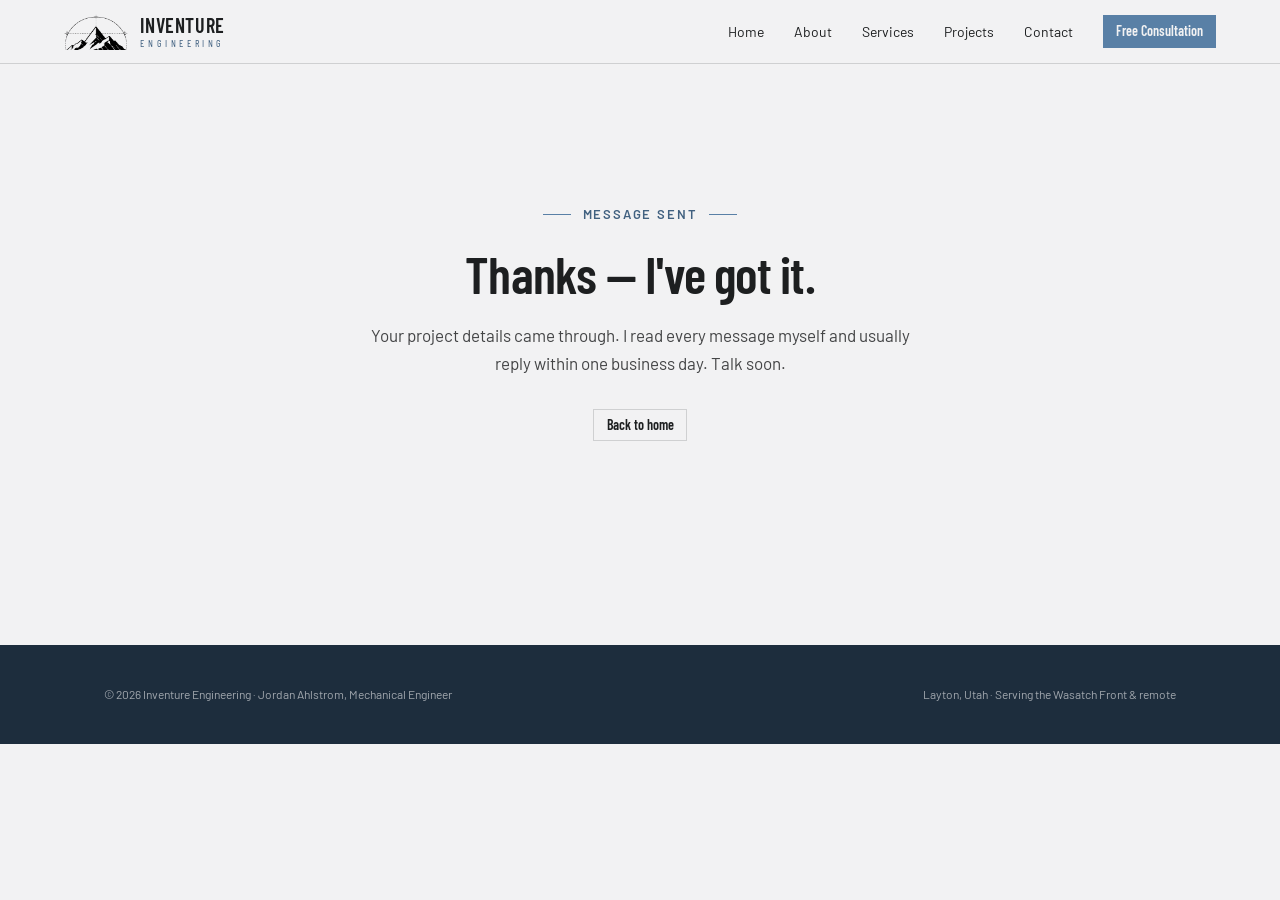
<file: thank-you.html>
<!DOCTYPE html>
<html lang="en">
<head>
<meta charset="utf-8">
<meta name="viewport" content="width=device-width, initial-scale=1">
<title>Thank You — Inventure Engineering</title>
<meta name="robots" content="noindex">
<link rel="stylesheet" href="css/style.css">
</head>
<body>

<nav class="nav" style="position:sticky;top:0;z-index:50;background:color-mix(in srgb, var(--color-bg) 90%, transparent);backdrop-filter:blur(10px);-webkit-backdrop-filter:blur(10px);border-bottom:1px solid var(--color-divider);padding-inline:clamp(20px,5vw,72px);gap:clamp(14px,2.4vw,30px);flex-wrap:wrap;min-height:64px">
  <a href="index.html" style="display:flex;align-items:center;gap:12px;margin-right:auto;text-decoration:none;color:inherit">
    <img src="assets/logo-mark.png" alt="Inventure Engineering logo" style="height:36px;width:auto" />
    <span style="display:flex;flex-direction:column;line-height:1;gap:3px">
      <span style="font-family:var(--font-heading);font-weight:600;font-size:20px;letter-spacing:0.03em">INVENTURE</span>
      <span style="font-family:var(--font-heading);font-weight:400;font-size:10px;letter-spacing:0.36em;color:var(--color-accent-700)">ENGINEERING</span>
    </span>
  </a>
  <a href="index.html">Home</a>
  <a href="about.html">About</a>
  <a href="services.html">Services</a>
  <a href="projects.html">Projects</a>
  <a href="contact.html">Contact</a>
  <a href="contact.html#consult" class="btn btn-primary" style="color:var(--color-bg);text-decoration:none;white-space:nowrap">Free Consultation</a>
</nav>

<section style="max-width:700px;margin:0 auto;padding:clamp(80px,12vw,140px) clamp(20px,5vw,72px);text-align:center">
  <div style="display:flex;align-items:center;justify-content:center;gap:12px;margin-bottom:20px">
    <span style="width:28px;height:1px;background:var(--color-accent)"></span>
    <span style="font-size:13px;font-weight:600;letter-spacing:0.14em;text-transform:uppercase;color:var(--color-accent-700)">Message sent</span>
    <span style="width:28px;height:1px;background:var(--color-accent)"></span>
  </div>
  <h1 style="font-size:clamp(32px,4.4vw,52px);margin:0">Thanks — I've got it.</h1>
  <p style="font-size:17px;line-height:1.6;margin:20px 0 0;color:color-mix(in srgb, var(--color-text) 82%, transparent)">Your project details came through. I read every message myself and usually reply within one business day. Talk soon.</p>
  <a href="index.html" class="btn btn-secondary" style="text-decoration:none;margin-top:32px;display:inline-flex">Back to home</a>
</section>

<footer style="background:var(--color-accent-900);color:var(--color-bg);margin-top:64px">
  <div style="max-width:1200px;margin:0 auto;padding:40px clamp(20px,5vw,72px);display:flex;justify-content:space-between;gap:16px;flex-wrap:wrap;font-size:12px;color:color-mix(in srgb, var(--color-bg) 62%, transparent)">
    <span>&copy; 2026 Inventure Engineering &middot; Jordan Ahlstrom, Mechanical Engineer</span>
    <span>Layton, Utah &middot; Serving the Wasatch Front &amp; remote</span>
  </div>
</footer>

</body>
</html>
</file>
<file: css/style.css>
/* Inventure Engineering — site styles. Design tokens + component classes. */
@import url('https://fonts.googleapis.com/css2?family=Barlow:wght@400;500;700&family=Barlow+Condensed:wght@400;600&display=swap');

:root {
  --color-bg: #f2f2f3;
  --color-surface: #e9e9ea;
  --color-text: #1d1f20;
  --color-accent: #5980a6;
  --color-accent-2: #728fab;
  --color-divider: color-mix(in srgb, #1d1f20 16%, transparent);

  --color-neutral-100: #f5f5f8;
  --color-neutral-200: #e7e7ea;
  --color-neutral-300: #d4d4d7;
  --color-neutral-400: #b7b7ba;
  --color-neutral-500: #98989b;
  --color-neutral-600: #7a7a7d;
  --color-neutral-700: #5d5d60;
  --color-neutral-800: #424244;
  --color-neutral-900: #2b2b2d;

  --color-accent-100: #eef6ff;
  --color-accent-200: #d6ebff;
  --color-accent-300: #b5d9fd;
  --color-accent-400: #94bce3;
  --color-accent-500: #749dc4;
  --color-accent-600: #597ea3;
  --color-accent-700: #416180;
  --color-accent-800: #2c455d;
  --color-accent-900: #1d2d3d;

  --color-accent-2-100: #eef6ff;
  --color-accent-2-200: #d6ebff;
  --color-accent-2-300: #bdd8f2;
  --color-accent-2-400: #9ebbd8;
  --color-accent-2-500: #7e9cb8;
  --color-accent-2-600: #627d98;
  --color-accent-2-700: #486077;
  --color-accent-2-800: #314457;
  --color-accent-2-900: #1f2d3a;

  --font-heading: "Barlow Condensed", system-ui, sans-serif;
  --font-heading-weight: 600;
  --font-body: "Barlow", system-ui, sans-serif;

  --space-1: 3.4px;
  --space-2: 6.8px;
  --space-3: 10.2px;
  --space-4: 13.6px;
  --space-6: 20.4px;
  --space-8: 27.2px;

  --radius-sm: 2px;
  --radius-md: 4px;
  --radius-lg: 7px;

  --shadow-sm: 0 1px 2px color-mix(in srgb, #2b2b2d 14%, transparent);
  --shadow-md: 0 3px 10px color-mix(in srgb, #2b2b2d 16%, transparent);
  --shadow-lg: 0 12px 32px color-mix(in srgb, #2b2b2d 22%, transparent);
}

*, *::before, *::after { box-sizing: border-box; }
body {
  margin: 0; font-size: 15px; line-height: 1.55; font-weight: 400;
  background: var(--color-bg); color: var(--color-text); font-family: var(--font-body);
}
h1, h2, h3, h4, h5, h6 {
  font-family: var(--font-heading); font-weight: var(--font-heading-weight);
  line-height: 1.12; letter-spacing: -0.015em; margin: 0 0 var(--space-2);
}
h1 { font-size: 42px; }
h2 { font-size: 32px; }
h3 { font-size: 25px; }
h4 { font-size: 20px; }
h5 { font-size: 16px; }
h6 { font-size: 13px; letter-spacing: 0.08em; text-transform: uppercase; }
p { margin: 0 0 var(--space-3); }
a { color: var(--color-accent); text-underline-offset: 3px; }
img { display: block; max-width: 100%; }
figure { margin: 0; }
figcaption {
  font-size: 11px; margin-top: var(--space-1);
  color: color-mix(in srgb, var(--color-text) 55%, transparent);
}
.text-muted { color: color-mix(in srgb, var(--color-text) 55%, transparent); }
:focus { outline: none; }
:focus-visible { outline: 2px solid var(--color-accent); outline-offset: 2px; }
::selection { background: color-mix(in srgb, var(--color-accent) 30%, transparent); }

/* — blueprint frame (corner tick marks used throughout) — */
.blueprint {
  position: relative;
  border: 1px solid var(--color-divider);
  border-radius: 0;
  /* Flex/grid items default to a content-based automatic minimum size, which
     lets a tall/narrow source image stretch an aspect-ratio'd figure taller
     than intended. Zeroing it out makes aspect-ratio/max-height authoritative. */
  min-width: 0;
  min-height: 0;
}
.blueprint > .corner {
  position: absolute; width: 11px; height: 11px;
  color: color-mix(in srgb, var(--color-text) 55%, transparent);
}
.blueprint > .corner::before, .blueprint > .corner::after {
  content: ""; position: absolute; background: currentColor;
}
.blueprint > .corner::before { left: 5px; top: 0; width: 1px; height: 100%; }
.blueprint > .corner::after  { top: 5px; left: 0; width: 100%; height: 1px; }
.blueprint > .corner.tl { top: -6px; left: -6px; }
.blueprint > .corner.tr { top: -6px; right: -6px; }
.blueprint > .corner.bl { bottom: -6px; left: -6px; }
.blueprint > .corner.br { bottom: -6px; right: -6px; }

/* — buttons — */
.btn {
  display: inline-flex; align-items: center; justify-content: center; gap: 6px;
  cursor: pointer; text-decoration: none;
  font-family: var(--font-heading); font-weight: var(--font-heading-weight);
  font-size: 14px; line-height: 1.2; color: var(--color-text);
  background: transparent; border: 1px solid transparent;
  padding: var(--space-2) calc(var(--space-3) * 1.2);
  border-radius: 0;
}
.btn:disabled { opacity: 0.45; cursor: not-allowed; }
.btn-primary { background: var(--color-accent); color: var(--color-bg); border-color: var(--color-accent); }
.btn-primary:hover { background: var(--color-accent-600); }
.btn-primary:active { background: var(--color-accent-700); }
.btn-secondary { border-color: var(--color-divider); }
.btn-secondary:hover { background: color-mix(in srgb, var(--color-text) 7%, transparent); }
.btn-secondary:active { background: color-mix(in srgb, var(--color-text) 14%, transparent); }

/* — forms — */
.field > label {
  display: block; font-size: 12px; margin-bottom: 5px;
  color: color-mix(in srgb, var(--color-text) 70%, transparent);
}
.input {
  width: 100%; min-height: 36px; padding: 6px 10px; font: inherit;
  font-size: 14px; color: var(--color-text); caret-color: var(--color-accent);
  background: var(--color-surface);
  border: 1px solid var(--color-divider); border-radius: var(--radius-md);
}
.input:hover { border-color: color-mix(in srgb, var(--color-text) 45%, transparent); }
.input:focus-visible { border-color: var(--color-accent); outline-offset: 0; }
textarea.input { min-height: 90px; resize: vertical; }

/* — tags — */
.tag {
  display: inline-flex; align-items: center; font-size: 11px;
  letter-spacing: 0.02em; padding: 3px 10px;
  border-radius: calc(var(--radius-md) * 0.75);
}
.tag-accent { background: var(--color-accent-100); color: var(--color-accent-800); }
.tag-neutral { background: var(--color-neutral-100); color: var(--color-neutral-800); }
.tag-outline { border: 1px solid var(--color-accent); color: var(--color-accent); }

/* — navigation — */
.nav {
  display: flex; align-items: center; gap: var(--space-4);
  padding: var(--space-3) var(--space-4);
  border-bottom: none;
}
.nav a { color: inherit; text-decoration: none; font-size: 14px; }
.nav a:hover, .nav a[aria-current='page'] { color: var(--color-accent); }

/* — utility — */
.visually-hidden {
  position: absolute; width: 1px; height: 1px; padding: 0; margin: -1px;
  overflow: hidden; clip: rect(0, 0, 0, 0); white-space: nowrap; border: 0;
}

@media (max-width: 900px) {
  section > div[style*="grid-template-columns:1fr 1fr"],
  section > div > div[style*="grid-template-columns:1fr 1fr"] { display: block !important; }
  div[style*="grid-template-columns:repeat(3,1fr)"] { grid-template-columns: 1fr !important; }
  div[style*="grid-template-columns:repeat(2,1fr)"] { grid-template-columns: 1fr !important; }
  div[style*="grid-template-columns:1.3fr 0.7fr"],
  div[style*="grid-template-columns:0.9fr 1.1fr"],
  div[style*="grid-template-columns:1.1fr 0.9fr"],
  div[style*="grid-template-columns:1.15fr 0.85fr"],
  div[style*="grid-template-columns:0.7fr 1.3fr"],
  div[style*="grid-template-columns:1.4fr 1fr"] { grid-template-columns: 1fr !important; }
  footer div[style*="grid-template-columns:1.6fr 1fr 1fr 1.2fr"] { grid-template-columns: 1fr 1fr !important; }
}
@media (max-width: 560px) {
  footer div[style*="grid-template-columns:1.6fr 1fr 1fr 1.2fr"] { grid-template-columns: 1fr !important; }
}
</file>
